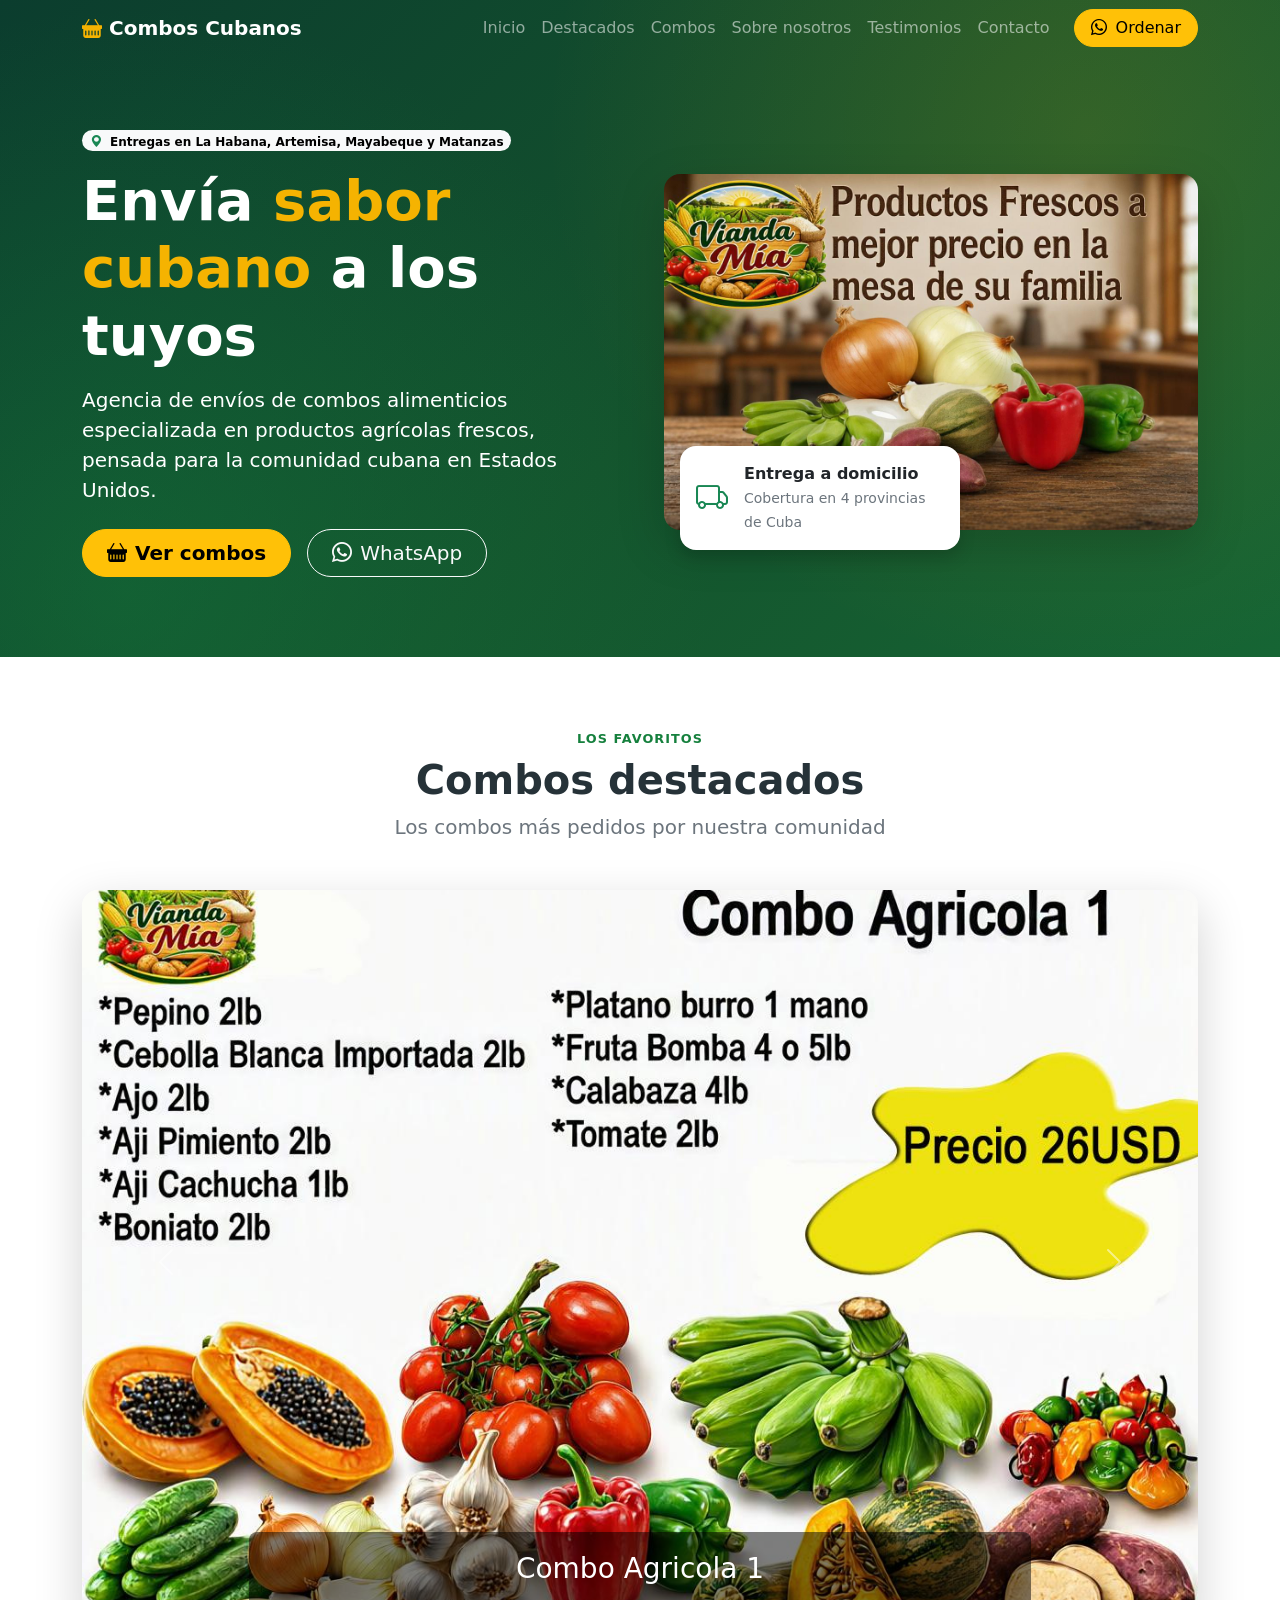
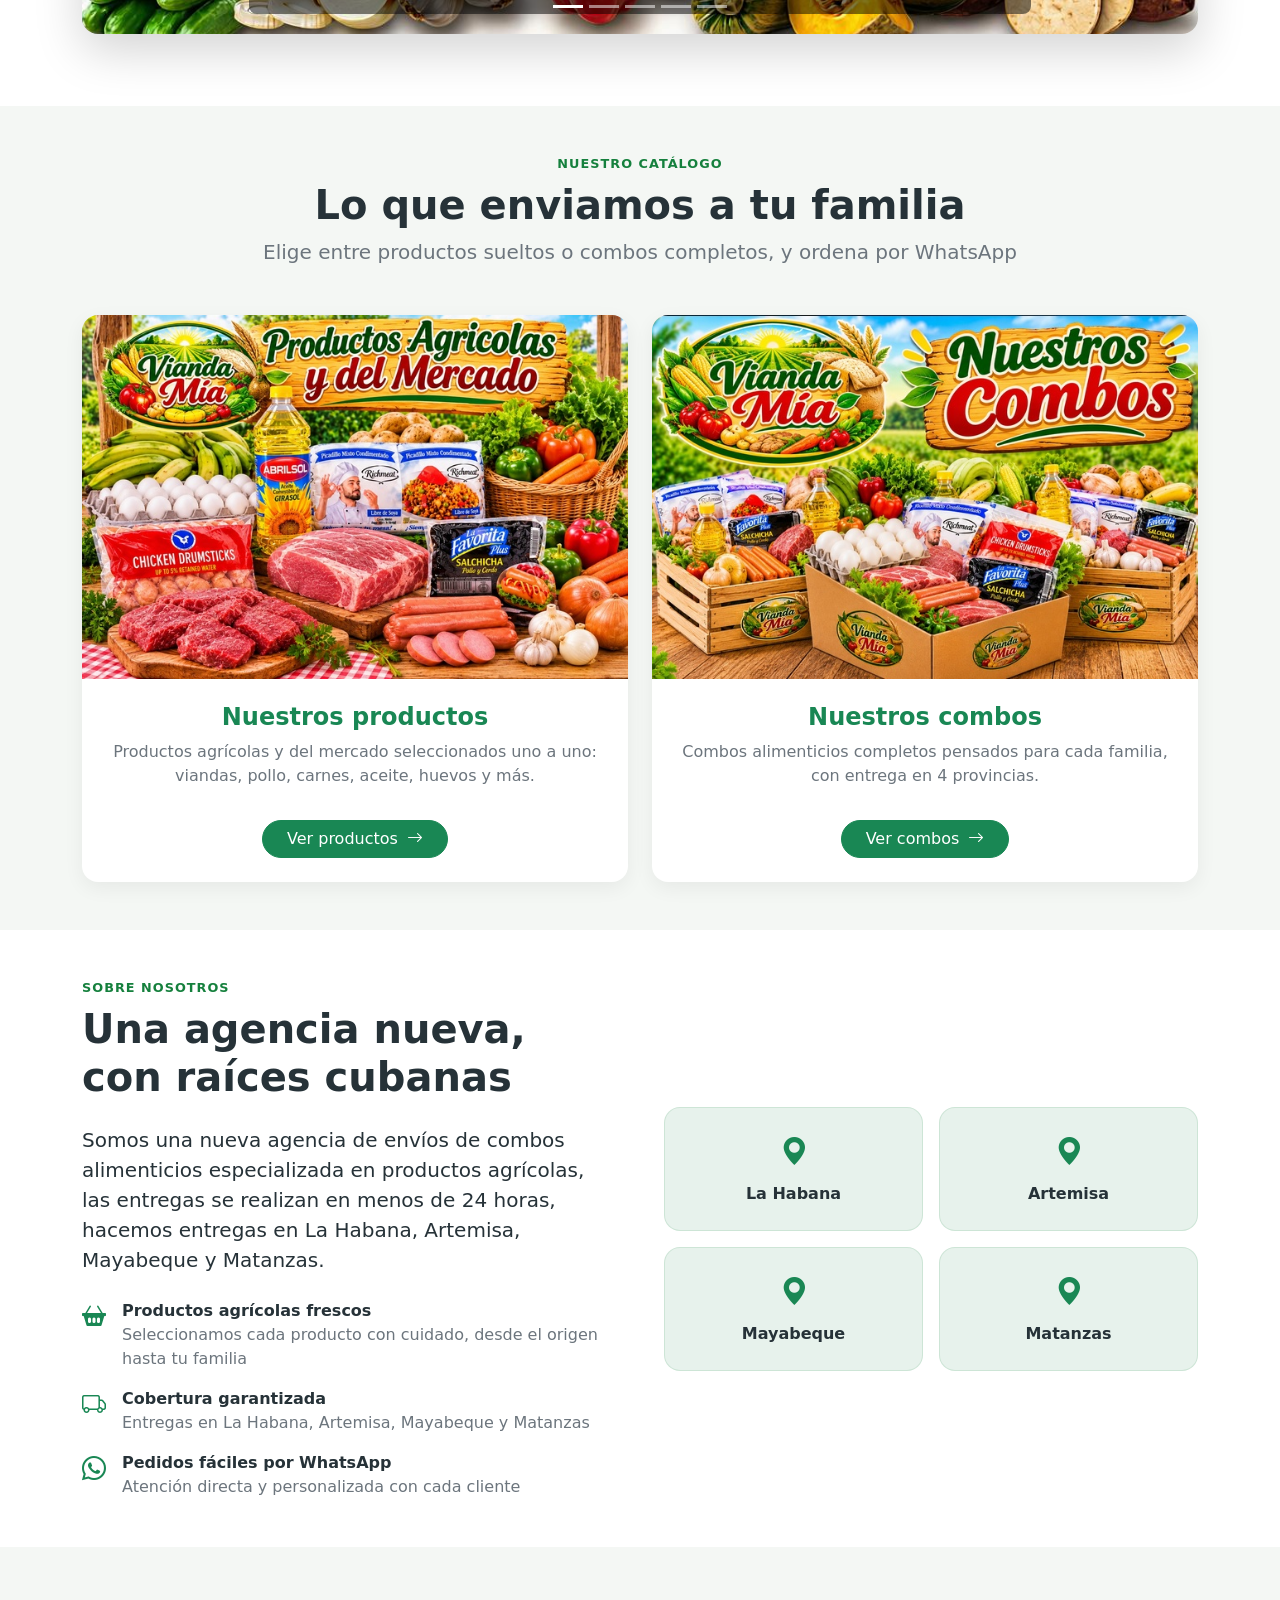
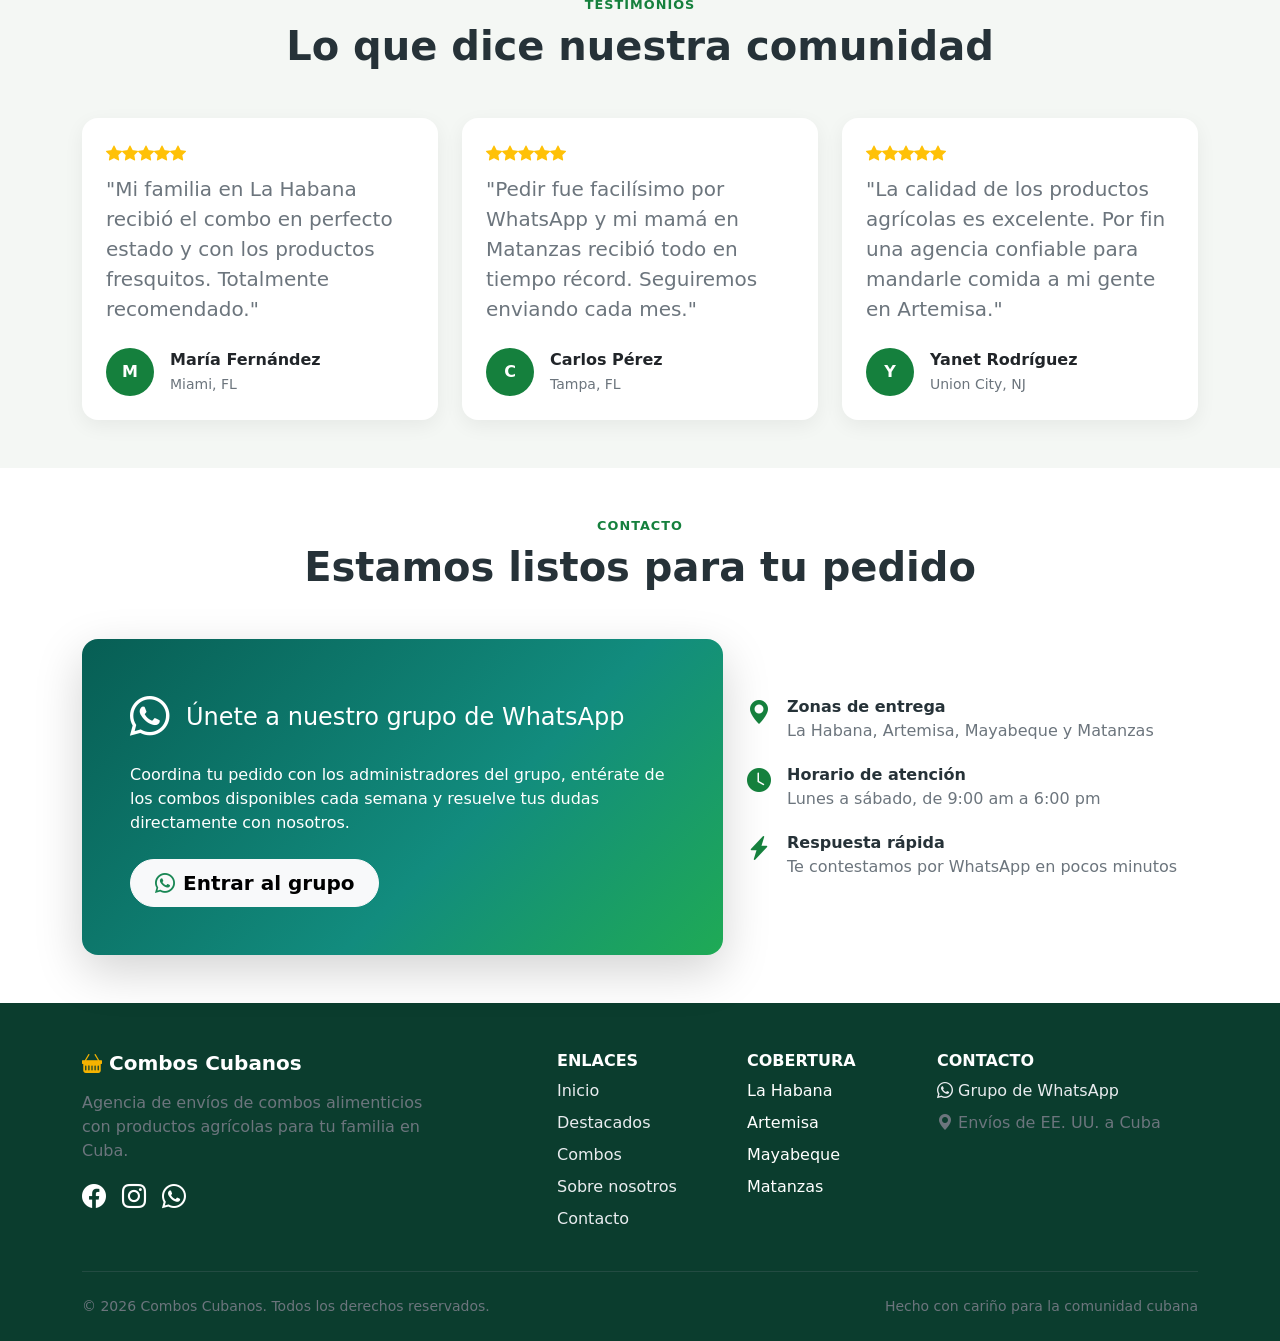
<file: index.html>
<!DOCTYPE html>
<html lang="es">
<head>
  <meta charset="UTF-8">
  <meta name="viewport" content="width=device-width, initial-scale=1">
  <meta name="description" content="Agencia de envíos de combos alimenticios con productos agrícolas frescos para Cuba. Entregas en La Habana, Artemisa, Mayabeque y Matanzas.">
  <title>Combos Cubanos | Envíos de combos alimenticios a Cuba</title>
  <link rel="icon" href="img/logo/favicon.ico">
  <link rel="apple-touch-icon" href="img/logo/apple-touch-icon.png">
  <link rel="canonical" href="https://usuario.github.io/comboscubanos/">
  <link rel="stylesheet" href="vendor/bootstrap/css/bootstrap.min.css">
  <link rel="stylesheet" href="vendor/bootstrap-icons/font/bootstrap-icons.min.css">
  <link rel="stylesheet" href="css/styles.css">
</head>
<body>

  <header>
    <nav class="navbar navbar-expand-lg navbar-dark cc-navbar fixed-top" id="menuPrincipalNav">
      <div class="container">
        <a class="navbar-brand fw-bold" href="#inicio">
          <i class="bi bi-basket-fill cc-brand-icon"></i> Combos Cubanos
        </a>
        <button class="navbar-toggler" type="button" data-bs-toggle="collapse" data-bs-target="#menuPrincipal" aria-controls="menuPrincipal" aria-expanded="false" aria-label="Abrir menú">
          <span class="navbar-toggler-icon"></span>
        </button>
        <div class="collapse navbar-collapse" id="menuPrincipal">
          <ul class="navbar-nav ms-auto mb-2 mb-lg-0">
            <li class="nav-item"><a class="nav-link" href="#inicio">Inicio</a></li>
            <li class="nav-item"><a class="nav-link" href="#destacados">Destacados</a></li>
            <li class="nav-item"><a class="nav-link" href="#combos">Combos</a></li>
            <li class="nav-item"><a class="nav-link" href="#nosotros">Sobre nosotros</a></li>
            <li class="nav-item"><a class="nav-link" href="#testimonios">Testimonios</a></li>
            <li class="nav-item"><a class="nav-link" href="#contacto">Contacto</a></li>
          </ul>
          <a href="https://chat.whatsapp.com/GHM9H9OSM0nDAymqvntUZW?s=cl&p=a&iam=2" class="btn btn-warning rounded-pill px-3 ms-lg-3 mt-2 mt-lg-0" target="_blank" rel="noopener">
            <i class="bi bi-whatsapp me-1"></i> Ordenar
          </a>
        </div>
      </div>
    </nav>
  </header>

  <main>
    <section id="inicio" class="cc-hero text-white">
      <div class="container">
        <div class="row align-items-center g-5">
          <div class="col-12 col-lg-6">
            <span class="badge rounded-pill text-bg-light cc-hero-badge mb-3">
              <i class="bi bi-geo-alt-fill text-success me-1"></i> Entregas en La Habana, Artemisa, Mayabeque y Matanzas
            </span>
            <h1 class="display-4 fw-bold mb-3">Envía <span class="cc-acento">sabor cubano</span> a los tuyos</h1>
            <p class="lead mb-4">Agencia de envíos de combos alimenticios especializada en productos agrícolas frescos, pensada para la comunidad cubana en Estados Unidos.</p>
            <div class="d-flex flex-wrap gap-3">
              <a href="#combos" class="btn btn-warning btn-lg rounded-pill px-4 fw-semibold">
                <i class="bi bi-basket-fill me-2"></i>Ver combos
              </a>
              <a href="https://chat.whatsapp.com/GHM9H9OSM0nDAymqvntUZW?s=cl&p=a&iam=2" class="btn btn-outline-light btn-lg rounded-pill px-4" target="_blank" rel="noopener">
                <i class="bi bi-whatsapp me-2"></i>WhatsApp
              </a>
            </div>
          </div>
          <div class="col-12 col-lg-6">
            <div class="cc-hero-imagen position-relative">
              <img src="img/hero/combo-4.jpg" class="img-fluid rounded-4 shadow-lg" alt="Combo de alimentos cubanos con productos agrícolas frescos">
              <div class="cc-tarjeta-flotante card border-0 shadow rounded-4">
                <div class="card-body d-flex align-items-center gap-3">
                  <i class="bi bi-truck fs-2 text-success"></i>
                  <div>
                    <strong class="d-block">Entrega a domicilio</strong>
                    <small class="text-secondary">Cobertura en 4 provincias de Cuba</small>
                  </div>
                </div>
              </div>
            </div>
          </div>
        </div>
      </div>
    </section>

    <section id="destacados" class="py-5">
      <div class="container py-lg-4">
        <div class="text-center mb-5">
          <span class="cc-etiqueta">Los favoritos</span>
          <h2 class="display-6 fw-bold">Combos destacados</h2>
          <p class="lead text-secondary mb-0">Los combos más pedidos por nuestra comunidad</p>
        </div>
        <div id="carouselDestacados" class="carousel slide carousel-fade cc-carrusel overflow-hidden shadow-lg" data-bs-ride="carousel">
          <div class="carousel-indicators">
            <button type="button" data-bs-target="#carouselDestacados" data-bs-slide-to="0" class="active" aria-current="true" aria-label="Combo Criollo"></button>
            <button type="button" data-bs-target="#carouselDestacados" data-bs-slide-to="1" aria-label="Combo Familiar"></button>
            <button type="button" data-bs-target="#carouselDestacados" data-bs-slide-to="2" aria-label="Combo Lechón Asado"></button>
            <button type="button" data-bs-target="#carouselDestacados" data-bs-slide-to="3" aria-label="Combo 10"></button>
            <button type="button" data-bs-target="#carouselDestacados" data-bs-slide-to="4" aria-label="Combo 11"></button>
          </div>
          <div class="carousel-inner">
            <div class="carousel-item active" data-bs-interval="5000">
              <img src="img/combos/combo-1-agro.jpg" class="d-block w-100" alt="Combo Criollo: ropa vieja, arroz blanco, frijoles negros y plátano maduro">
              <div class="carousel-caption d-none d-md-block">
                <h3>Combo Agricola 1</h3>
                
              </div>
            </div>
            <div class="carousel-item" data-bs-interval="5000">
              <img src="img/combos/combo-2-agro.jpg" class="d-block w-100" alt="Combo Familiar: picadillo a la habanera, congrí, yuca con mojo y ensalada">
              <div class="carousel-caption d-none d-md-block">
                <h3>Combo Agricola 2</h3>
                
              </div>
            </div>
            <div class="carousel-item" data-bs-interval="5000">
              <img src="img/combos/combo-3-agro.jpg" class="d-block w-100" alt="Combo Lechón Asado: lechón asado, arroz moros, tostones y ensalada criolla">
              <div class="carousel-caption d-none d-md-block">
                <h3>Combo Agricola 3</h3>

              </div>
            </div>
            <div class="carousel-item" data-bs-interval="5000">
              <img src="img/combos/combos mixtos/combo 10.jpg" class="d-block w-100" alt="Combo 10: paquete de pollo de 10 lb y pomo de aceite vegetal">
              <div class="carousel-caption d-none d-md-block">
                <h3>Combo 10</h3>
              </div>
            </div>
            <div class="carousel-item" data-bs-interval="5000">
              <img src="img/combos/combos mixtos/combo 11.jpg" class="d-block w-100" alt="Combo 11: cartón de huevos, aceite vegetal, picadillo condimentado y tubo de jamonada">
              <div class="carousel-caption d-none d-md-block">
                <h3>Combo 11</h3>
              </div>
            </div>
          </div>
          <button class="carousel-control-prev" type="button" data-bs-target="#carouselDestacados" data-bs-slide="prev">
            <span class="carousel-control-prev-icon" aria-hidden="true"></span>
            <span class="visually-hidden">Anterior</span>
          </button>
          <button class="carousel-control-next" type="button" data-bs-target="#carouselDestacados" data-bs-slide="next">
            <span class="carousel-control-next-icon" aria-hidden="true"></span>
            <span class="visually-hidden">Siguiente</span>
          </button>
        </div>
      </div>
    </section>

    <section id="combos" class="py-5 cc-fondo-suave">
      <div class="container">
        <div class="text-center mb-5">
          <span class="cc-etiqueta">Nuestro catálogo</span>
          <h2 class="display-6 fw-bold">Lo que enviamos a tu familia</h2>
          <p class="lead text-secondary mb-0">Elige entre productos sueltos o combos completos, y ordena por WhatsApp</p>
        </div>
        <div class="row g-4 justify-content-center">
          <div class="col-12 col-md-6">
            <a href="productos.html" class="card cc-card h-100 text-decoration-none reveal">
              <img src="img/combos/foto productos.jpg" class="card-img-top" alt="Productos agrícolas y del mercado para enviar a Cuba" loading="lazy">
              <div class="card-body text-center p-4">
                <h3 class="h4 fw-bold text-success">Nuestros productos</h3>
                <p class="text-secondary mb-0">Productos agrícolas y del mercado seleccionados uno a uno: viandas, pollo, carnes, aceite, huevos y más.</p>
              </div>
              <div class="card-footer bg-transparent border-0 text-center pb-4">
                <span class="btn btn-success rounded-pill px-4">Ver productos <i class="bi bi-arrow-right ms-1"></i></span>
              </div>
            </a>
          </div>
          <div class="col-12 col-md-6">
            <a href="combos.html" class="card cc-card h-100 text-decoration-none reveal">
              <img src="img/combos/foto combos.jpg" class="card-img-top" alt="Combos alimenticios Vianda Mía para enviar a Cuba" loading="lazy">
              <div class="card-body text-center p-4">
                <h3 class="h4 fw-bold text-success">Nuestros combos</h3>
                <p class="text-secondary mb-0">Combos alimenticios completos pensados para cada familia, con entrega en 4 provincias.</p>
              </div>
              <div class="card-footer bg-transparent border-0 text-center pb-4">
                <span class="btn btn-success rounded-pill px-4">Ver combos <i class="bi bi-arrow-right ms-1"></i></span>
              </div>
            </a>
          </div>
        </div>
      </div>
    </section>

    <section id="nosotros" class="py-5">
      <div class="container">
        <div class="row g-5 align-items-center">
          <div class="col-12 col-lg-6 reveal">
            <span class="cc-etiqueta">Sobre nosotros</span>
            <h2 class="display-6 fw-bold mb-4">Una agencia nueva, con raíces cubanas</h2>
            <p class="lead mb-4">Somos una nueva agencia de envíos de combos alimenticios especializada en productos agrícolas, las entregas se realizan en menos de 24 horas, 
              hacemos entregas en La Habana, Artemisa, Mayabeque y Matanzas.</p>
            <ul class="list-unstyled mb-0">
              <li class="d-flex gap-3 mb-3">
                <i class="bi bi-basket2-fill fs-4 text-success"></i>
                <div>
                  <strong class="d-block">Productos agrícolas frescos</strong>
                  <span class="text-secondary">Seleccionamos cada producto con cuidado, desde el origen hasta tu familia</span>
                </div>
              </li>
              <li class="d-flex gap-3 mb-3">
                <i class="bi bi-truck fs-4 text-success"></i>
                <div>
                  <strong class="d-block">Cobertura garantizada</strong>
                  <span class="text-secondary">Entregas en La Habana, Artemisa, Mayabeque y Matanzas</span>
                </div>
              </li>
              <li class="d-flex gap-3">
                <i class="bi bi-whatsapp fs-4 text-success"></i>
                <div>
                  <strong class="d-block">Pedidos fáciles por WhatsApp</strong>
                  <span class="text-secondary">Atención directa y personalizada con cada cliente</span>
                </div>
              </li>
            </ul>
          </div>
          <div class="col-12 col-lg-6">
            <div class="row g-3">
              <div class="col-6">
                <div class="cc-zona text-center p-4 h-100 reveal">
                  <i class="bi bi-geo-alt-fill fs-3 text-success"></i>
                  <strong class="d-block mt-2">La Habana</strong>
                </div>
              </div>
              <div class="col-6">
                <div class="cc-zona text-center p-4 h-100 reveal">
                  <i class="bi bi-geo-alt-fill fs-3 text-success"></i>
                  <strong class="d-block mt-2">Artemisa</strong>
                </div>
              </div>
              <div class="col-6">
                <div class="cc-zona text-center p-4 h-100 reveal">
                  <i class="bi bi-geo-alt-fill fs-3 text-success"></i>
                  <strong class="d-block mt-2">Mayabeque</strong>
                </div>
              </div>
              <div class="col-6">
                <div class="cc-zona text-center p-4 h-100 reveal">
                  <i class="bi bi-geo-alt-fill fs-3 text-success"></i>
                  <strong class="d-block mt-2">Matanzas</strong>
                </div>
              </div>
            </div>
          </div>
        </div>
      </div>
    </section>

    <section id="testimonios" class="py-5 cc-fondo-suave">
      <div class="container">
        <div class="text-center mb-5">
          <span class="cc-etiqueta">Testimonios</span>
          <h2 class="display-6 fw-bold">Lo que dice nuestra comunidad</h2>
        </div>
        <div class="row g-4">
          <div class="col-12 col-md-4">
            <figure class="card cc-testimonio h-100 border-0 rounded-4 p-4 m-0 reveal">
              <div class="text-warning mb-2" aria-label="Calificación: 5 de 5 estrellas">
                <i class="bi bi-star-fill"></i><i class="bi bi-star-fill"></i><i class="bi bi-star-fill"></i><i class="bi bi-star-fill"></i><i class="bi bi-star-fill"></i>
              </div>
              <blockquote class="blockquote mb-4">
                <p class="text-secondary">"Mi familia en La Habana recibió el combo en perfecto estado y con los productos fresquitos. Totalmente recomendado."</p>
              </blockquote>
              <figcaption class="d-flex align-items-center gap-3 mt-auto">
                <span class="cc-avatar rounded-circle d-flex align-items-center justify-content-center fw-bold">M</span>
                <div>
                  <strong class="d-block">María Fernández</strong>
                  <small class="text-secondary">Miami, FL</small>
                </div>
              </figcaption>
            </figure>
          </div>
          <div class="col-12 col-md-4">
            <figure class="card cc-testimonio h-100 border-0 rounded-4 p-4 m-0 reveal">
              <div class="text-warning mb-2" aria-label="Calificación: 5 de 5 estrellas">
                <i class="bi bi-star-fill"></i><i class="bi bi-star-fill"></i><i class="bi bi-star-fill"></i><i class="bi bi-star-fill"></i><i class="bi bi-star-fill"></i>
              </div>
              <blockquote class="blockquote mb-4">
                <p class="text-secondary">"Pedir fue facilísimo por WhatsApp y mi mamá en Matanzas recibió todo en tiempo récord. Seguiremos enviando cada mes."</p>
              </blockquote>
              <figcaption class="d-flex align-items-center gap-3 mt-auto">
                <span class="cc-avatar rounded-circle d-flex align-items-center justify-content-center fw-bold">C</span>
                <div>
                  <strong class="d-block">Carlos Pérez</strong>
                  <small class="text-secondary">Tampa, FL</small>
                </div>
              </figcaption>
            </figure>
          </div>
          <div class="col-12 col-md-4">
            <figure class="card cc-testimonio h-100 border-0 rounded-4 p-4 m-0 reveal">
              <div class="text-warning mb-2" aria-label="Calificación: 5 de 5 estrellas">
                <i class="bi bi-star-fill"></i><i class="bi bi-star-fill"></i><i class="bi bi-star-fill"></i><i class="bi bi-star-fill"></i><i class="bi bi-star-fill"></i>
              </div>
              <blockquote class="blockquote mb-4">
                <p class="text-secondary">"La calidad de los productos agrícolas es excelente. Por fin una agencia confiable para mandarle comida a mi gente en Artemisa."</p>
              </blockquote>
              <figcaption class="d-flex align-items-center gap-3 mt-auto">
                <span class="cc-avatar rounded-circle d-flex align-items-center justify-content-center fw-bold">Y</span>
                <div>
                  <strong class="d-block">Yanet Rodríguez</strong>
                  <small class="text-secondary">Union City, NJ</small>
                </div>
              </figcaption>
            </figure>
          </div>
        </div>
      </div>
    </section>

    <section id="contacto" class="py-5">
      <div class="container">
        <div class="text-center mb-5">
          <span class="cc-etiqueta">Contacto</span>
          <h2 class="display-6 fw-bold">Estamos listos para tu pedido</h2>
        </div>
        <div class="row g-4 align-items-center">
          <div class="col-12 col-lg-7 reveal">
            <div class="cc-whatsapp card border-0 rounded-4 shadow-lg p-4 p-lg-5 text-white">
              <div class="d-flex align-items-center gap-3 mb-3">
                <i class="bi bi-whatsapp fs-1"></i>
                <h3 class="h4 mb-0">Únete a nuestro grupo de WhatsApp</h3>
              </div>
              <p class="mb-4">Coordina tu pedido con los administradores del grupo, entérate de los combos disponibles cada semana y resuelve tus dudas directamente con nosotros.</p>
              <a href="https://chat.whatsapp.com/GHM9H9OSM0nDAymqvntUZW?s=cl&p=a&iam=2" class="btn btn-light btn-lg rounded-pill px-4 fw-semibold align-self-start" target="_blank" rel="noopener">
                <i class="bi bi-whatsapp text-success me-2"></i>Entrar al grupo
              </a>
            </div>
          </div>
          <div class="col-12 col-lg-5 reveal">
            <ul class="list-unstyled cc-info-contacto mb-0">
              <li class="d-flex gap-3">
                <i class="bi bi-geo-alt-fill fs-4"></i>
                <div>
                  <strong class="d-block">Zonas de entrega</strong>
                  <span class="text-secondary">La Habana, Artemisa, Mayabeque y Matanzas</span>
                </div>
              </li>
              <li class="d-flex gap-3">
                <i class="bi bi-clock-fill fs-4"></i>
                <div>
                  <strong class="d-block">Horario de atención</strong>
                  <span class="text-secondary">Lunes a sábado, de 9:00 am a 6:00 pm</span>
                </div>
              </li>
              <li class="d-flex gap-3">
                <i class="bi bi-lightning-charge-fill fs-4"></i>
                <div>
                  <strong class="d-block">Respuesta rápida</strong>
                  <span class="text-secondary">Te contestamos por WhatsApp en pocos minutos</span>
                </div>
              </li>
            </ul>
          </div>
        </div>
      </div>
    </section>
  </main>

  <footer class="cc-footer text-white pt-5 pb-4">
    <div class="container">
      <div class="row gy-4">
        <div class="col-12 col-md-6 col-lg-4">
          <a class="h5 fw-bold text-white text-decoration-none d-inline-block mb-3" href="#inicio">
            <i class="bi bi-basket-fill cc-brand-icon"></i> Combos Cubanos
          </a>
          <p class="text-secondary mb-3">Agencia de envíos de combos alimenticios con productos agrícolas para tu familia en Cuba.</p>
          <div class="d-flex gap-3 fs-4">
            <a href="#" class="text-white" aria-label="Facebook"><i class="bi bi-facebook"></i></a>
            <a href="#" class="text-white" aria-label="Instagram"><i class="bi bi-instagram"></i></a>
            <a href="https://chat.whatsapp.com/GHM9H9OSM0nDAymqvntUZW?s=cl&p=a&iam=2" class="text-white" aria-label="WhatsApp" target="_blank" rel="noopener"><i class="bi bi-whatsapp"></i></a>
          </div>
        </div>
        <div class="col-6 col-lg-2 offset-lg-1">
          <h3 class="h6 text-uppercase fw-bold">Enlaces</h3>
          <ul class="list-unstyled">
            <li class="mb-2"><a class="text-decoration-none" href="#inicio">Inicio</a></li>
            <li class="mb-2"><a class="text-decoration-none" href="#destacados">Destacados</a></li>
            <li class="mb-2"><a class="text-decoration-none" href="#combos">Combos</a></li>
            <li class="mb-2"><a class="text-decoration-none" href="#nosotros">Sobre nosotros</a></li>
            <li class="mb-2"><a class="text-decoration-none" href="#contacto">Contacto</a></li>
          </ul>
        </div>
        <div class="col-6 col-lg-2">
          <h3 class="h6 text-uppercase fw-bold">Cobertura</h3>
          <ul class="list-unstyled">
            <li class="mb-2">La Habana</li>
            <li class="mb-2">Artemisa</li>
            <li class="mb-2">Mayabeque</li>
            <li class="mb-2">Matanzas</li>
          </ul>
        </div>
        <div class="col-12 col-md-6 col-lg-3">
          <h3 class="h6 text-uppercase fw-bold">Contacto</h3>
          <ul class="list-unstyled">
            <li class="mb-2"><a class="text-decoration-none" href="https://chat.whatsapp.com/GHM9H9OSM0nDAymqvntUZW?s=cl&p=a&iam=2" target="_blank" rel="noopener"><i class="bi bi-whatsapp"></i> Grupo de WhatsApp</a></li>
            <li class="mb-2 text-secondary"><i class="bi bi-geo-alt-fill"></i> Envíos de EE. UU. a Cuba</li>
          </ul>
        </div>
      </div>
      <hr class="border-secondary my-4">
      <div class="d-flex flex-column flex-md-row justify-content-between gap-2 small text-secondary">
        <p class="mb-0">&copy; 2026 Combos Cubanos. Todos los derechos reservados.</p>
        <p class="mb-0">Hecho con cariño para la comunidad cubana</p>
      </div>
    </div>
  </footer>

  <button id="btnSubir" class="btn btn-success rounded-circle shadow" aria-label="Volver arriba">
    <i class="bi bi-arrow-up"></i>
  </button>

  <script src="vendor/bootstrap/js/bootstrap.bundle.min.js"></script>
  <script defer src="js/main.js"></script>
</body>
</html>
</file>
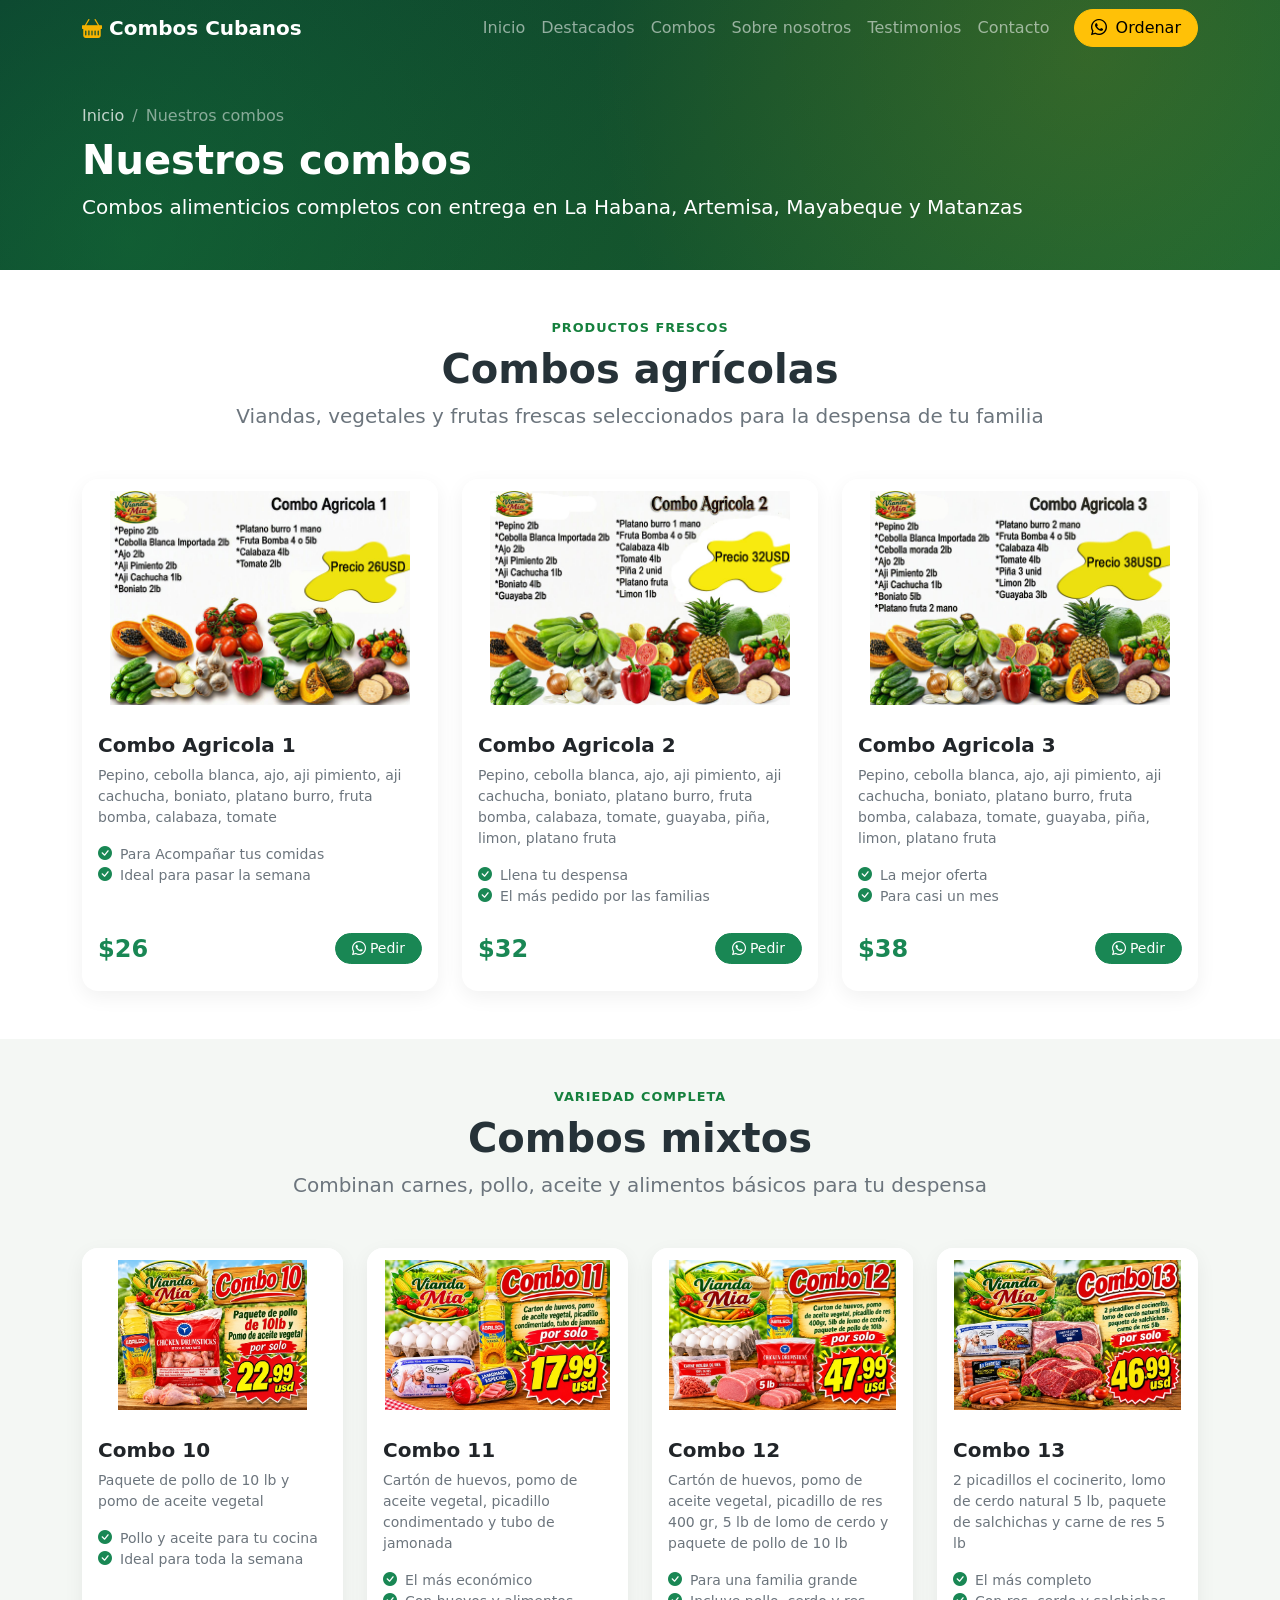
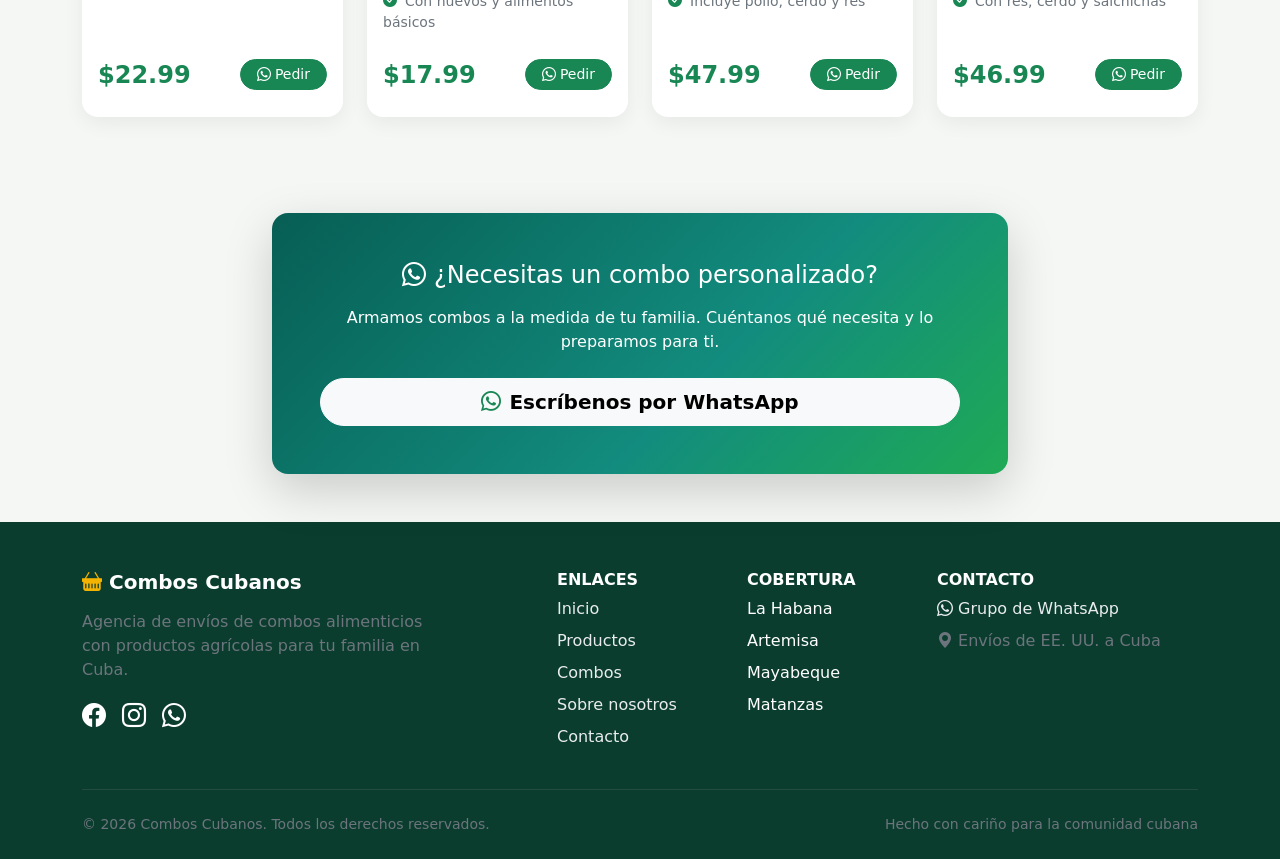
<file: combos.html>
<!DOCTYPE html>
<html lang="es">
<head>
  <meta charset="UTF-8">
  <meta name="viewport" content="width=device-width, initial-scale=1">
  <meta name="description" content="Combos alimenticios completos para tu familia en Cuba: Combo Criollo, Combo Familiar y Combo Lechón Asado. Entregas en La Habana, Artemisa, Mayabeque y Matanzas.">
  <title>Nuestros combos | Combos Cubanos</title>
  <link rel="icon" href="img/logo/favicon.ico">
  <link rel="apple-touch-icon" href="img/logo/apple-touch-icon.png">
  <link rel="canonical" href="https://usuario.github.io/comboscubanos/combos.html">
  <link rel="stylesheet" href="vendor/bootstrap/css/bootstrap.min.css">
  <link rel="stylesheet" href="vendor/bootstrap-icons/font/bootstrap-icons.min.css">
  <link rel="stylesheet" href="css/styles.css">
</head>
<body>

  <header>
    <nav class="navbar navbar-expand-lg navbar-dark cc-navbar fixed-top" id="menuPrincipalNav">
      <div class="container">
        <a class="navbar-brand fw-bold" href="index.html">
          <i class="bi bi-basket-fill cc-brand-icon"></i> Combos Cubanos
        </a>
        <button class="navbar-toggler" type="button" data-bs-toggle="collapse" data-bs-target="#menuPrincipal" aria-controls="menuPrincipal" aria-expanded="false" aria-label="Abrir menú">
          <span class="navbar-toggler-icon"></span>
        </button>
        <div class="collapse navbar-collapse" id="menuPrincipal">
          <ul class="navbar-nav ms-auto mb-2 mb-lg-0">
            <li class="nav-item"><a class="nav-link" href="index.html#inicio">Inicio</a></li>
            <li class="nav-item"><a class="nav-link" href="index.html#destacados">Destacados</a></li>
            <li class="nav-item"><a class="nav-link" href="index.html#combos">Combos</a></li>
            <li class="nav-item"><a class="nav-link" href="index.html#nosotros">Sobre nosotros</a></li>
            <li class="nav-item"><a class="nav-link" href="index.html#testimonios">Testimonios</a></li>
            <li class="nav-item"><a class="nav-link" href="index.html#contacto">Contacto</a></li>
          </ul>
          <a href="https://chat.whatsapp.com/GHM9H9OSM0nDAymqvntUZW?s=cl&p=a&iam=2" class="btn btn-warning rounded-pill px-3 ms-lg-3 mt-2 mt-lg-0" target="_blank" rel="noopener">
            <i class="bi bi-whatsapp me-1"></i> Ordenar
          </a>
        </div>
      </div>
    </nav>
  </header>

  <main>
    <section class="cc-page-header text-white">
      <div class="container">
        <nav aria-label="breadcrumb">
          <ol class="breadcrumb mb-2">
            <li class="breadcrumb-item"><a class="text-decoration-none" href="index.html">Inicio</a></li>
            <li class="breadcrumb-item active text-white-50" aria-current="page">Nuestros combos</li>
          </ol>
        </nav>
        <h1 class="display-6 fw-bold">Nuestros combos</h1>
        <p class="lead mb-0">Combos alimenticios completos con entrega en La Habana, Artemisa, Mayabeque y Matanzas</p>
      </div>
    </section>

    <section class="py-5">
      <div class="container">
        <div class="text-center mb-5">
          <span class="cc-etiqueta">Productos frescos</span>
          <h2 class="display-6 fw-bold">Combos agrícolas</h2>
          <p class="lead text-secondary mb-0">Viandas, vegetales y frutas frescas seleccionados para la despensa de tu familia</p>
        </div>
        <div class="row g-4">
          <div class="col-12 col-md-6 col-lg-4">
            <article class="card cc-card h-100 reveal">
              <img src="img/combos/combo-1-agro.jpg" class="cc-combo-foto" alt="Combo Criollo con ropa vieja, arroz blanco, frijoles negros y plátano maduro" loading="lazy">
              <div class="card-body">
                <h2 class="h5 fw-bold mb-2">Combo Agricola 1</h2>
                <p class="card-text small text-secondary">Pepino, cebolla blanca, ajo, aji pimiento, aji cachucha, boniato, platano burro, fruta bomba, calabaza, tomate</p>
                <ul class="list-unstyled small text-secondary mb-0">
                  <li><i class="bi bi-check-circle-fill text-success me-2"></i>Para Acompañar tus comidas</li>
                  <li><i class="bi bi-check-circle-fill text-success me-2"></i>Ideal para pasar la semana</li>
                </ul>
              </div>
              <div class="card-footer bg-transparent border-0 d-flex align-items-center justify-content-between pb-4">
                <span class="fs-4 fw-bold text-success">$26</span>
                <a href="https://chat.whatsapp.com/GHM9H9OSM0nDAymqvntUZW?s=cl&p=a&iam=2" class="btn btn-success btn-sm rounded-pill px-3" target="_blank" rel="noopener"><i class="bi bi-whatsapp me-1"></i>Pedir</a>
              </div>
            </article>
          </div>
          <div class="col-12 col-md-6 col-lg-4">
            <article class="card cc-card h-100 reveal">
              <img src="img/combos/combo-2-agro.jpg" class="cc-combo-foto" alt="Combo Familiar con picadillo a la habanera, congrí, yuca con mojo y ensalada" loading="lazy">
              <div class="card-body">
                <h2 class="h5 fw-bold mb-2">Combo Agricola 2</h2>
                <p class="card-text small text-secondary">Pepino, cebolla blanca, ajo, aji pimiento, aji cachucha, boniato, platano burro, fruta bomba, calabaza, tomate, guayaba, piña, limon, platano fruta</p>
                <ul class="list-unstyled small text-secondary mb-0">
                  <li><i class="bi bi-check-circle-fill text-success me-2"></i>Llena tu despensa</li>
                  <li><i class="bi bi-check-circle-fill text-success me-2"></i>El más pedido por las familias</li>
                </ul>
              </div>
              <div class="card-footer bg-transparent border-0 d-flex align-items-center justify-content-between pb-4">
                <span class="fs-4 fw-bold text-success">$32</span>
                <a href="https://chat.whatsapp.com/GHM9H9OSM0nDAymqvntUZW?s=cl&p=a&iam=2" class="btn btn-success btn-sm rounded-pill px-3" target="_blank" rel="noopener"><i class="bi bi-whatsapp me-1"></i>Pedir</a>
              </div>
            </article>
          </div>
          <div class="col-12 col-md-6 col-lg-4">
            <article class="card cc-card h-100 reveal">
              <img src="img/combos/combo-3-agro.jpg" class="cc-combo-foto" alt="Combo Lechón Asado con arroz moros, tostones y ensalada criolla" loading="lazy">
              <div class="card-body">
                <h2 class="h5 fw-bold mb-2">Combo Agricola 3</h2>
                <p class="card-text small text-secondary">Pepino, cebolla blanca, ajo, aji pimiento, aji cachucha, boniato, platano burro, fruta bomba, calabaza, tomate,  guayaba, piña, limon, platano fruta</p>
                <ul class="list-unstyled small text-secondary mb-0">
                  <li><i class="bi bi-check-circle-fill text-success me-2"></i>La mejor oferta</li>
                  <li><i class="bi bi-check-circle-fill text-success me-2"></i>Para casi un mes</li>
                </ul>
              </div>
              <div class="card-footer bg-transparent border-0 d-flex align-items-center justify-content-between pb-4">
                <span class="fs-4 fw-bold text-success">$38</span>
                <a href="https://chat.whatsapp.com/GHM9H9OSM0nDAymqvntUZW?s=cl&p=a&iam=2" class="btn btn-success btn-sm rounded-pill px-3" target="_blank" rel="noopener"><i class="bi bi-whatsapp me-1"></i>Pedir</a>
              </div>
            </article>
          </div>
        </div>
      </div>
    </section>

    <section class="py-5 cc-fondo-suave">
      <div class="container">
        <div class="text-center mb-5">
          <span class="cc-etiqueta">Variedad completa</span>
          <h2 class="display-6 fw-bold">Combos mixtos</h2>
          <p class="lead text-secondary mb-0">Combinan carnes, pollo, aceite y alimentos básicos para tu despensa</p>
        </div>
        <div class="row g-4">
          <div class="col-12 col-md-6 col-lg-3">
            <article class="card cc-card h-100 reveal">
              <img src="img/combos/combos mixtos/combo 10.jpg" class="cc-combo-foto" alt="Combo 10 con paquete de pollo de 10 lb y pomo de aceite vegetal" loading="lazy">
              <div class="card-body">
                <h2 class="h5 fw-bold mb-2">Combo 10</h2>
                <p class="card-text small text-secondary">Paquete de pollo de 10 lb y pomo de aceite vegetal</p>
                <ul class="list-unstyled small text-secondary mb-0">
                  <li><i class="bi bi-check-circle-fill text-success me-2"></i>Pollo y aceite para tu cocina</li>
                  <li><i class="bi bi-check-circle-fill text-success me-2"></i>Ideal para toda la semana</li>
                </ul>
              </div>
              <div class="card-footer bg-transparent border-0 d-flex align-items-center justify-content-between pb-4">
                <span class="fs-4 fw-bold text-success">$22.99</span>
                <a href="https://chat.whatsapp.com/GHM9H9OSM0nDAymqvntUZW?s=cl&p=a&iam=2" class="btn btn-success btn-sm rounded-pill px-3" target="_blank" rel="noopener"><i class="bi bi-whatsapp me-1"></i>Pedir</a>
              </div>
            </article>
          </div>
          <div class="col-12 col-md-6 col-lg-3">
            <article class="card cc-card h-100 reveal">
              <img src="img/combos/combos mixtos/combo 11.jpg" class="cc-combo-foto" alt="Combo 11 con cartón de huevos, aceite vegetal, picadillo condimentado y tubo de jamonada" loading="lazy">
              <div class="card-body">
                <h2 class="h5 fw-bold mb-2">Combo 11</h2>
                <p class="card-text small text-secondary">Cartón de huevos, pomo de aceite vegetal, picadillo condimentado y tubo de jamonada</p>
                <ul class="list-unstyled small text-secondary mb-0">
                  <li><i class="bi bi-check-circle-fill text-success me-2"></i>El más económico</li>
                  <li><i class="bi bi-check-circle-fill text-success me-2"></i>Con huevos y alimentos básicos</li>
                </ul>
              </div>
              <div class="card-footer bg-transparent border-0 d-flex align-items-center justify-content-between pb-4">
                <span class="fs-4 fw-bold text-success">$17.99</span>
                <a href="https://chat.whatsapp.com/GHM9H9OSM0nDAymqvntUZW?s=cl&p=a&iam=2" class="btn btn-success btn-sm rounded-pill px-3" target="_blank" rel="noopener"><i class="bi bi-whatsapp me-1"></i>Pedir</a>
              </div>
            </article>
          </div>
          <div class="col-12 col-md-6 col-lg-3">
            <article class="card cc-card h-100 reveal">
              <img src="img/combos/combos mixtos/combo 12.jpg" class="cc-combo-foto" alt="Combo 12 con huevos, aceite vegetal, picadillo de res, lomo de cerdo y pollo de 10 lb" loading="lazy">
              <div class="card-body">
                <h2 class="h5 fw-bold mb-2">Combo 12</h2>
                <p class="card-text small text-secondary">Cartón de huevos, pomo de aceite vegetal, picadillo de res 400 gr, 5 lb de lomo de cerdo y paquete de pollo de 10 lb</p>
                <ul class="list-unstyled small text-secondary mb-0">
                  <li><i class="bi bi-check-circle-fill text-success me-2"></i>Para una familia grande</li>
                  <li><i class="bi bi-check-circle-fill text-success me-2"></i>Incluye pollo, cerdo y res</li>
                </ul>
              </div>
              <div class="card-footer bg-transparent border-0 d-flex align-items-center justify-content-between pb-4">
                <span class="fs-4 fw-bold text-success">$47.99</span>
                <a href="https://chat.whatsapp.com/GHM9H9OSM0nDAymqvntUZW?s=cl&p=a&iam=2" class="btn btn-success btn-sm rounded-pill px-3" target="_blank" rel="noopener"><i class="bi bi-whatsapp me-1"></i>Pedir</a>
              </div>
            </article>
          </div>
          <div class="col-12 col-md-6 col-lg-3">
            <article class="card cc-card h-100 reveal">
              <img src="img/combos/combos mixtos/combo 13.jpg" class="cc-combo-foto" alt="Combo 13 con 2 picadillos el cocinerito, lomo de cerdo, salchichas y carne de res" loading="lazy">
              <div class="card-body">
                <h2 class="h5 fw-bold mb-2">Combo 13</h2>
                <p class="card-text small text-secondary">2 picadillos el cocinerito, lomo de cerdo natural 5 lb, paquete de salchichas y carne de res 5 lb</p>
                <ul class="list-unstyled small text-secondary mb-0">
                  <li><i class="bi bi-check-circle-fill text-success me-2"></i>El más completo</li>
                  <li><i class="bi bi-check-circle-fill text-success me-2"></i>Con res, cerdo y salchichas</li>
                </ul>
              </div>
              <div class="card-footer bg-transparent border-0 d-flex align-items-center justify-content-between pb-4">
                <span class="fs-4 fw-bold text-success">$46.99</span>
                <a href="https://chat.whatsapp.com/GHM9H9OSM0nDAymqvntUZW?s=cl&p=a&iam=2" class="btn btn-success btn-sm rounded-pill px-3" target="_blank" rel="noopener"><i class="bi bi-whatsapp me-1"></i>Pedir</a>
              </div>
            </article>
          </div>
        </div>
      </div>
    </section>

    <section class="py-5 cc-fondo-suave">
      <div class="container">
        <div class="row justify-content-center">
          <div class="col-12 col-lg-8">
            <div class="cc-whatsapp card border-0 rounded-4 shadow-lg p-4 p-lg-5 text-white text-center reveal">
              <h2 class="h4 mb-3"><i class="bi bi-whatsapp me-2"></i>¿Necesitas un combo personalizado?</h2>
              <p class="mb-4">Armamos combos a la medida de tu familia. Cuéntanos qué necesita y lo preparamos para ti.</p>
              <a href="https://chat.whatsapp.com/GHM9H9OSM0nDAymqvntUZW?s=cl&p=a&iam=2" class="btn btn-light btn-lg rounded-pill px-4 fw-semibold" target="_blank" rel="noopener">
                <i class="bi bi-whatsapp text-success me-2"></i>Escríbenos por WhatsApp
              </a>
            </div>
          </div>
        </div>
      </div>
    </section>
  </main>

  <footer class="cc-footer text-white pt-5 pb-4">
    <div class="container">
      <div class="row gy-4">
        <div class="col-12 col-md-6 col-lg-4">
          <a class="h5 fw-bold text-white text-decoration-none d-inline-block mb-3" href="index.html">
            <i class="bi bi-basket-fill cc-brand-icon"></i> Combos Cubanos
          </a>
          <p class="text-secondary mb-3">Agencia de envíos de combos alimenticios con productos agrícolas para tu familia en Cuba.</p>
          <div class="d-flex gap-3 fs-4">
            <a href="#" class="text-white" aria-label="Facebook"><i class="bi bi-facebook"></i></a>
            <a href="#" class="text-white" aria-label="Instagram"><i class="bi bi-instagram"></i></a>
            <a href="https://chat.whatsapp.com/GHM9H9OSM0nDAymqvntUZW?s=cl&p=a&iam=2" class="text-white" aria-label="WhatsApp" target="_blank" rel="noopener"><i class="bi bi-whatsapp"></i></a>
          </div>
        </div>
        <div class="col-6 col-lg-2 offset-lg-1">
          <h3 class="h6 text-uppercase fw-bold">Enlaces</h3>
          <ul class="list-unstyled">
            <li class="mb-2"><a class="text-decoration-none" href="index.html#inicio">Inicio</a></li>
            <li class="mb-2"><a class="text-decoration-none" href="productos.html">Productos</a></li>
            <li class="mb-2"><a class="text-decoration-none" href="combos.html">Combos</a></li>
            <li class="mb-2"><a class="text-decoration-none" href="index.html#nosotros">Sobre nosotros</a></li>
            <li class="mb-2"><a class="text-decoration-none" href="index.html#contacto">Contacto</a></li>
          </ul>
        </div>
        <div class="col-6 col-lg-2">
          <h3 class="h6 text-uppercase fw-bold">Cobertura</h3>
          <ul class="list-unstyled">
            <li class="mb-2">La Habana</li>
            <li class="mb-2">Artemisa</li>
            <li class="mb-2">Mayabeque</li>
            <li class="mb-2">Matanzas</li>
          </ul>
        </div>
        <div class="col-12 col-md-6 col-lg-3">
          <h3 class="h6 text-uppercase fw-bold">Contacto</h3>
          <ul class="list-unstyled">
            <li class="mb-2"><a class="text-decoration-none" href="https://chat.whatsapp.com/GHM9H9OSM0nDAymqvntUZW?s=cl&p=a&iam=2" target="_blank" rel="noopener"><i class="bi bi-whatsapp"></i> Grupo de WhatsApp</a></li>
            <li class="mb-2 text-secondary"><i class="bi bi-geo-alt-fill"></i> Envíos de EE. UU. a Cuba</li>
          </ul>
        </div>
      </div>
      <hr class="border-secondary my-4">
      <div class="d-flex flex-column flex-md-row justify-content-between gap-2 small text-secondary">
        <p class="mb-0">&copy; 2026 Combos Cubanos. Todos los derechos reservados.</p>
        <p class="mb-0">Hecho con cariño para la comunidad cubana</p>
      </div>
    </div>
  </footer>

  <button id="btnSubir" class="btn btn-success rounded-circle shadow" aria-label="Volver arriba">
    <i class="bi bi-arrow-up"></i>
  </button>

  <script src="vendor/bootstrap/js/bootstrap.bundle.min.js"></script>
  <script defer src="js/main.js"></script>
</body>
</html>
</file>
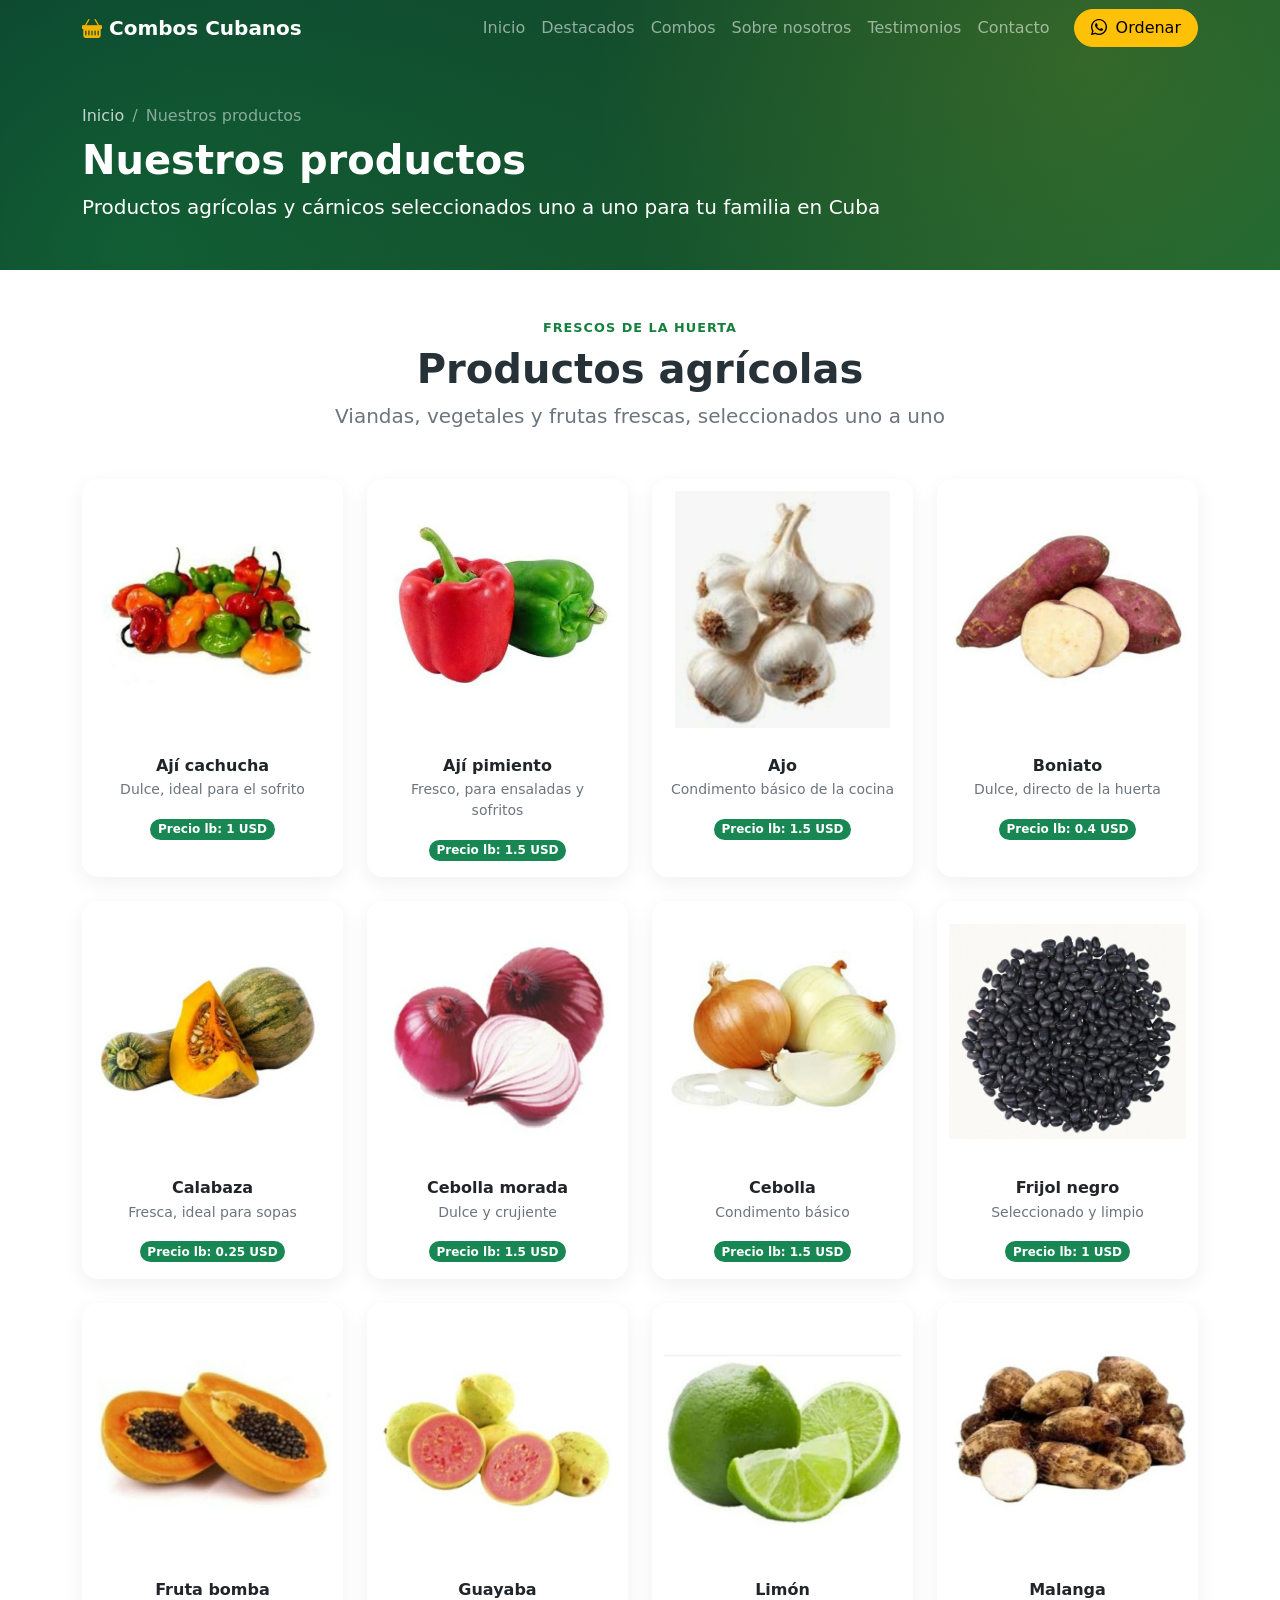
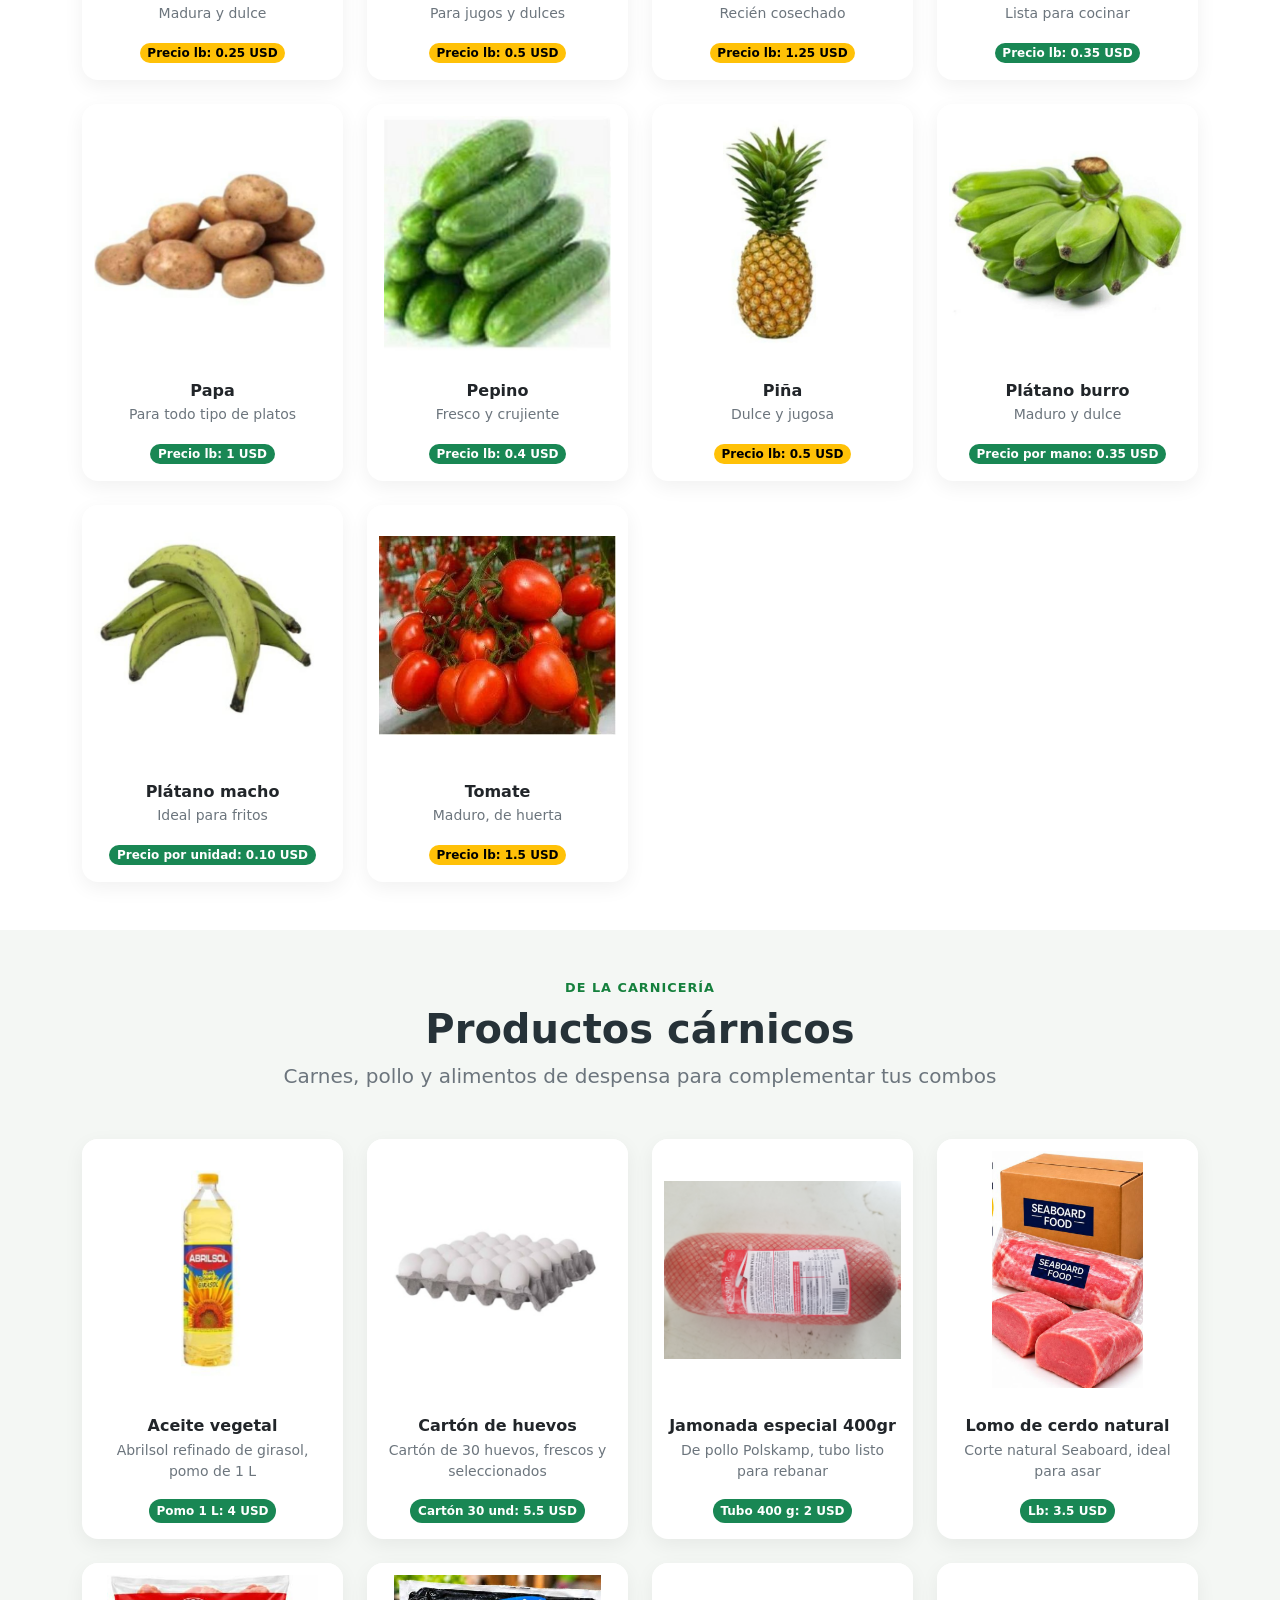
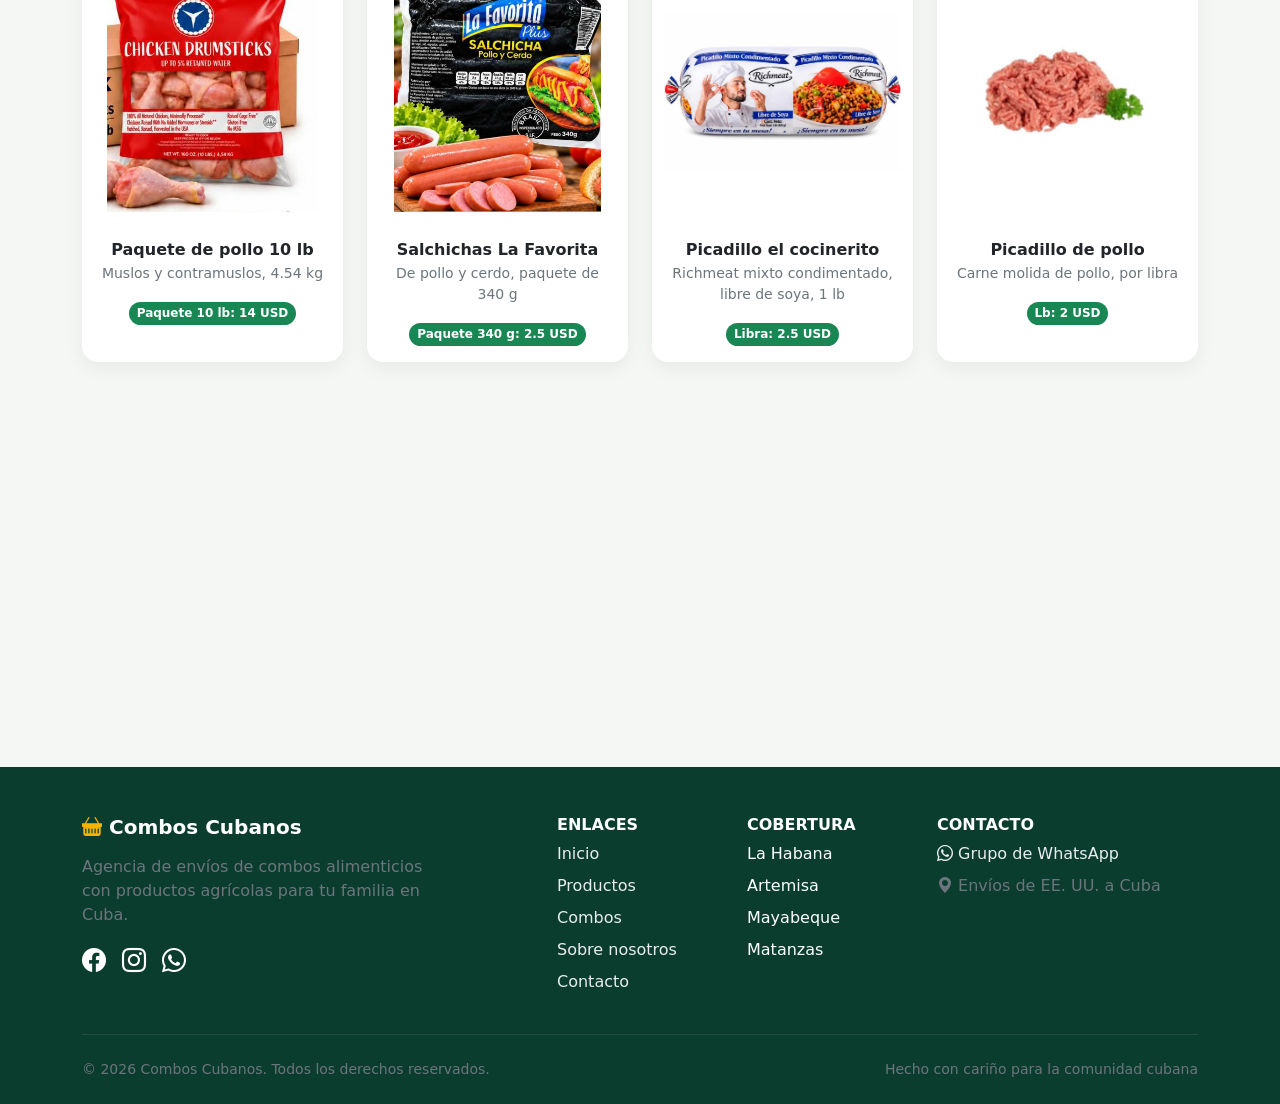
<file: productos.html>
<!DOCTYPE html>
<html lang="es">
<head>
  <meta charset="UTF-8">
  <meta name="viewport" content="width=device-width, initial-scale=1">
  <meta name="description" content="Productos agrícolas y cárnicos para enviar a tu familia en Cuba: viandas, pollo, carnes, aceite, huevos y más. Entregas en La Habana, Artemisa, Mayabeque y Matanzas.">
  <title>Nuestros productos | Combos Cubanos</title>
  <link rel="icon" href="img/logo/favicon.ico">
  <link rel="apple-touch-icon" href="img/logo/apple-touch-icon.png">
  <link rel="canonical" href="https://usuario.github.io/comboscubanos/productos.html">
  <link rel="stylesheet" href="vendor/bootstrap/css/bootstrap.min.css">
  <link rel="stylesheet" href="vendor/bootstrap-icons/font/bootstrap-icons.min.css">
  <link rel="stylesheet" href="css/styles.css">
</head>
<body>

  <header>
    <nav class="navbar navbar-expand-lg navbar-dark cc-navbar fixed-top" id="menuPrincipalNav">
      <div class="container">
        <a class="navbar-brand fw-bold" href="index.html">
          <i class="bi bi-basket-fill cc-brand-icon"></i> Combos Cubanos
        </a>
        <button class="navbar-toggler" type="button" data-bs-toggle="collapse" data-bs-target="#menuPrincipal" aria-controls="menuPrincipal" aria-expanded="false" aria-label="Abrir menú">
          <span class="navbar-toggler-icon"></span>
        </button>
        <div class="collapse navbar-collapse" id="menuPrincipal">
          <ul class="navbar-nav ms-auto mb-2 mb-lg-0">
            <li class="nav-item"><a class="nav-link" href="index.html#inicio">Inicio</a></li>
            <li class="nav-item"><a class="nav-link" href="index.html#destacados">Destacados</a></li>
            <li class="nav-item"><a class="nav-link" href="index.html#combos">Combos</a></li>
            <li class="nav-item"><a class="nav-link" href="index.html#nosotros">Sobre nosotros</a></li>
            <li class="nav-item"><a class="nav-link" href="index.html#testimonios">Testimonios</a></li>
            <li class="nav-item"><a class="nav-link" href="index.html#contacto">Contacto</a></li>
          </ul>
          <a href="https://chat.whatsapp.com/GHM9H9OSM0nDAymqvntUZW?s=cl&p=a&iam=2" class="btn btn-warning rounded-pill px-3 ms-lg-3 mt-2 mt-lg-0" target="_blank" rel="noopener">
            <i class="bi bi-whatsapp me-1"></i> Ordenar
          </a>
        </div>
      </div>
    </nav>
  </header>

  <main>
    <section class="cc-page-header text-white">
      <div class="container">
        <nav aria-label="breadcrumb">
          <ol class="breadcrumb mb-2">
            <li class="breadcrumb-item"><a class="text-decoration-none" href="index.html">Inicio</a></li>
            <li class="breadcrumb-item active text-white-50" aria-current="page">Nuestros productos</li>
          </ol>
        </nav>
        <h1 class="display-6 fw-bold">Nuestros productos</h1>
        <p class="lead mb-0">Productos agrícolas y cárnicos seleccionados uno a uno para tu familia en Cuba</p>
      </div>
    </section>

    <section class="py-5">
      <div class="container">
        <div class="text-center mb-5">
          <span class="cc-etiqueta">Frescos de la huerta</span>
          <h2 class="display-6 fw-bold">Productos agrícolas</h2>
          <p class="lead text-secondary mb-0">Viandas, vegetales y frutas frescas, seleccionados uno a uno</p>
        </div>
        <div class="row g-4">
          <div class="col-6 col-md-4 col-lg-3">
            <article class="card cc-card h-100 reveal">
              <img src="img/combos/productos/aji-cachucha.jpg" class="cc-producto-foto" alt="Ají cachucha fresco" loading="lazy">
              <div class="card-body text-center p-3">
                <h2 class="h6 fw-bold mb-1">Ají cachucha</h2>
                <p class="small text-secondary mb-3">Dulce, ideal para el sofrito</p>
                <span class="badge rounded-pill text-bg-success">Precio lb: 1 USD</span>
              </div>
            </article>
          </div>
          <div class="col-6 col-md-4 col-lg-3">
            <article class="card cc-card h-100 reveal">
              <img src="img/combos/productos/aji-pimiento.jpg" class="cc-producto-foto" alt="Ají pimiento fresco" loading="lazy">
              <div class="card-body text-center p-3">
                <h2 class="h6 fw-bold mb-1">Ají pimiento</h2>
                <p class="small text-secondary mb-3">Fresco, para ensaladas y sofritos</p>
                <span class="badge rounded-pill text-bg-success">Precio lb: 1.5 USD</span>
              </div>
            </article>
          </div>
          <div class="col-6 col-md-4 col-lg-3">
            <article class="card cc-card h-100 reveal">
              <img src="img/combos/productos/ajo.jpg" class="cc-producto-foto" alt="Ajo fresco" loading="lazy">
              <div class="card-body text-center p-3">
                <h2 class="h6 fw-bold mb-1">Ajo</h2>
                <p class="small text-secondary mb-3">Condimento básico de la cocina</p>
                <span class="badge rounded-pill text-bg-success">Precio lb: 1.5 USD</span>
              </div>
            </article>
          </div>
          <div class="col-6 col-md-4 col-lg-3">
            <article class="card cc-card h-100 reveal">
              <img src="img/combos/productos/boniato.jpg" class="cc-producto-foto" alt="Boniato fresco" loading="lazy">
              <div class="card-body text-center p-3">
                <h2 class="h6 fw-bold mb-1">Boniato</h2>
                <p class="small text-secondary mb-3">Dulce, directo de la huerta</p>
                <span class="badge rounded-pill text-bg-success">Precio lb: 0.4 USD</span>
              </div>
            </article>
          </div>
          <div class="col-6 col-md-4 col-lg-3">
            <article class="card cc-card h-100 reveal">
              <img src="img/combos/productos/calabaza.jpg" class="cc-producto-foto" alt="Calabaza fresca" loading="lazy">
              <div class="card-body text-center p-3">
                <h2 class="h6 fw-bold mb-1">Calabaza</h2>
                <p class="small text-secondary mb-3">Fresca, ideal para sopas</p>
                <span class="badge rounded-pill text-bg-success">Precio lb: 0.25 USD</span>
              </div>
            </article>
          </div>
          <div class="col-6 col-md-4 col-lg-3">
            <article class="card cc-card h-100 reveal">
              <img src="img/combos/productos/cebolla-morada.jpg" class="cc-producto-foto" alt="Cebolla morada fresca" loading="lazy">
              <div class="card-body text-center p-3">
                <h2 class="h6 fw-bold mb-1">Cebolla morada</h2>
                <p class="small text-secondary mb-3">Dulce y crujiente</p>
                <span class="badge rounded-pill text-bg-success">Precio lb: 1.5 USD</span>
              </div>
            </article>
          </div>
          <div class="col-6 col-md-4 col-lg-3">
            <article class="card cc-card h-100 reveal">
              <img src="img/combos/productos/cebolla.jpg" class="cc-producto-foto" alt="Cebolla fresca" loading="lazy">
              <div class="card-body text-center p-3">
                <h2 class="h6 fw-bold mb-1">Cebolla</h2>
                <p class="small text-secondary mb-3">Condimento básico</p>
                <span class="badge rounded-pill text-bg-success">Precio lb: 1.5 USD</span>
              </div>
            </article>
          </div>
          <div class="col-6 col-md-4 col-lg-3">
            <article class="card cc-card h-100 reveal">
              <img src="img/combos/productos/frijol-negro.jpg" class="cc-producto-foto" alt="Frijol negro seleccionado" loading="lazy">
              <div class="card-body text-center p-3">
                <h2 class="h6 fw-bold mb-1">Frijol negro</h2>
                <p class="small text-secondary mb-3">Seleccionado y limpio</p>
                <span class="badge rounded-pill text-bg-success">Precio lb: 1 USD</span>
              </div>
            </article>
          </div>
          <div class="col-6 col-md-4 col-lg-3">
            <article class="card cc-card h-100 reveal">
              <img src="img/combos/productos/frutabomba.jpg" class="cc-producto-foto" alt="Fruta bomba madura" loading="lazy">
              <div class="card-body text-center p-3">
                <h2 class="h6 fw-bold mb-1">Fruta bomba</h2>
                <p class="small text-secondary mb-3">Madura y dulce</p>
                <span class="badge rounded-pill text-bg-warning">Precio lb: 0.25 USD</span>
              </div>
            </article>
          </div>
          <div class="col-6 col-md-4 col-lg-3">
            <article class="card cc-card h-100 reveal">
              <img src="img/combos/productos/guayaba.jpg" class="cc-producto-foto" alt="Guayabas frescas" loading="lazy">
              <div class="card-body text-center p-3">
                <h2 class="h6 fw-bold mb-1">Guayaba</h2>
                <p class="small text-secondary mb-3">Para jugos y dulces</p>
                <span class="badge rounded-pill text-bg-warning">Precio lb: 0.5 USD</span>
              </div>
            </article>
          </div>
          <div class="col-6 col-md-4 col-lg-3">
            <article class="card cc-card h-100 reveal">
              <img src="img/combos/productos/limon.jpg" class="cc-producto-foto" alt="Limones recién cosechados" loading="lazy">
              <div class="card-body text-center p-3">
                <h2 class="h6 fw-bold mb-1">Limón</h2>
                <p class="small text-secondary mb-3">Recién cosechado</p>
                <span class="badge rounded-pill text-bg-warning">Precio lb: 1.25 USD</span>
              </div>
            </article>
          </div>
          <div class="col-6 col-md-4 col-lg-3">
            <article class="card cc-card h-100 reveal">
              <img src="img/combos/productos/malanga.jpg" class="cc-producto-foto" alt="Malanga fresca" loading="lazy">
              <div class="card-body text-center p-3">
                <h2 class="h6 fw-bold mb-1">Malanga</h2>
                <p class="small text-secondary mb-3">Lista para cocinar</p>
                <span class="badge rounded-pill text-bg-success">Precio lb: 0.35 USD</span>
              </div>
            </article>
          </div>
          <div class="col-6 col-md-4 col-lg-3">
            <article class="card cc-card h-100 reveal">
              <img src="img/combos/productos/papa.jpg" class="cc-producto-foto" alt="Papas frescas" loading="lazy">
              <div class="card-body text-center p-3">
                <h2 class="h6 fw-bold mb-1">Papa</h2>
                <p class="small text-secondary mb-3">Para todo tipo de platos</p>
                <span class="badge rounded-pill text-bg-success">Precio lb: 1 USD</span>
              </div>
            </article>
          </div>
          <div class="col-6 col-md-4 col-lg-3">
            <article class="card cc-card h-100 reveal">
              <img src="img/combos/productos/pepino.jpg" class="cc-producto-foto" alt="Pepino fresco" loading="lazy">
              <div class="card-body text-center p-3">
                <h2 class="h6 fw-bold mb-1">Pepino</h2>
                <p class="small text-secondary mb-3">Fresco y crujiente</p>
                <span class="badge rounded-pill text-bg-success">Precio lb: 0.4 USD</span>
              </div>
            </article>
          </div>
          <div class="col-6 col-md-4 col-lg-3">
            <article class="card cc-card h-100 reveal">
              <img src="img/combos/productos/pina.jpg" class="cc-producto-foto" alt="Piña dulce y jugosa" loading="lazy">
              <div class="card-body text-center p-3">
                <h2 class="h6 fw-bold mb-1">Piña</h2>
                <p class="small text-secondary mb-3">Dulce y jugosa</p>
                <span class="badge rounded-pill text-bg-warning">Precio lb: 0.5 USD</span>
              </div>
            </article>
          </div>
          <div class="col-6 col-md-4 col-lg-3">
            <article class="card cc-card h-100 reveal">
              <img src="img/combos/productos/platano-burro.jpg" class="cc-producto-foto" alt="Plátano burro maduro" loading="lazy">
              <div class="card-body text-center p-3">
                <h2 class="h6 fw-bold mb-1">Plátano burro</h2>
                <p class="small text-secondary mb-3">Maduro y dulce</p>
                <span class="badge rounded-pill text-bg-success">Precio por mano: 0.35 USD</span>
              </div>
            </article>
          </div>
          <div class="col-6 col-md-4 col-lg-3">
            <article class="card cc-card h-100 reveal">
              <img src="img/combos/productos/platano-macho.jpg" class="cc-producto-foto" alt="Plátano macho fresco" loading="lazy">
              <div class="card-body text-center p-3">
                <h2 class="h6 fw-bold mb-1">Plátano macho</h2>
                <p class="small text-secondary mb-3">Ideal para fritos</p>
                <span class="badge rounded-pill text-bg-success">Precio por unidad: 0.10 USD</span>
              </div>
            </article>
          </div>
          <div class="col-6 col-md-4 col-lg-3">
            <article class="card cc-card h-100 reveal">
              <img src="img/combos/productos/tomate.jpg" class="cc-producto-foto" alt="Tomates maduros de huerta" loading="lazy">
              <div class="card-body text-center p-3">
                <h2 class="h6 fw-bold mb-1">Tomate</h2>
                <p class="small text-secondary mb-3">Maduro, de huerta</p>
                <span class="badge rounded-pill text-bg-warning">Precio lb: 1.5 USD</span>
              </div>
            </article>
          </div>
        </div>
      </div>
    </section>

    <section class="py-5 cc-fondo-suave">
      <div class="container">
        <div class="text-center mb-5">
          <span class="cc-etiqueta">De la carnicería</span>
          <h2 class="display-6 fw-bold">Productos cárnicos</h2>
          <p class="lead text-secondary mb-0">Carnes, pollo y alimentos de despensa para complementar tus combos</p>
        </div>
        <div class="row g-4">
          <div class="col-6 col-md-4 col-lg-3">
            <article class="card cc-card h-100 reveal">
              <img src="img/combos/productos/carnicos/aceite vegetal.png" class="cc-producto-foto" alt="Aceite vegetal Abrilsol refinado de girasol, pomo de 1 L" loading="lazy">
              <div class="card-body text-center p-3">
                <h2 class="h6 fw-bold mb-1">Aceite vegetal</h2>
                <p class="small text-secondary mb-3">Abrilsol refinado de girasol, pomo de 1 L</p>
                <span class="badge rounded-pill text-bg-success cc-precio">Pomo 1 L: 4 USD</span>
              </div>
            </article>
          </div>
          <div class="col-6 col-md-4 col-lg-3">
            <article class="card cc-card h-100 reveal">
              <img src="img/combos/productos/carnicos/carton huevos.png" class="cc-producto-foto" alt="Cartón de 30 huevos frescos" loading="lazy">
              <div class="card-body text-center p-3">
                <h2 class="h6 fw-bold mb-1">Cartón de huevos</h2>
                <p class="small text-secondary mb-3">Cartón de 30 huevos, frescos y seleccionados</p>
                <span class="badge rounded-pill text-bg-success cc-precio">Cartón 30 und: 5.5 USD</span>
              </div>
            </article>
          </div>
          <div class="col-6 col-md-4 col-lg-3">
            <article class="card cc-card h-100 reveal">
              <img src="img/combos/productos/carnicos/jamonada especial.jpg" class="cc-producto-foto" alt="Jamonada especial de pollo Polskamp" loading="lazy">
              <div class="card-body text-center p-3">
                <h2 class="h6 fw-bold mb-1">Jamonada especial 400gr</h2>
                <p class="small text-secondary mb-3">De pollo Polskamp, tubo listo para rebanar</p>
                <span class="badge rounded-pill text-bg-success cc-precio">Tubo 400 g: 2 USD</span>
              </div>
            </article>
          </div>
          <div class="col-6 col-md-4 col-lg-3">
            <article class="card cc-card h-100 reveal">
              <img src="img/combos/productos/carnicos/lomo de cerdo natural.jpeg" class="cc-producto-foto" alt="Lomo de cerdo natural Seaboard Food" loading="lazy">
              <div class="card-body text-center p-3">
                <h2 class="h6 fw-bold mb-1">Lomo de cerdo natural</h2>
                <p class="small text-secondary mb-3">Corte natural Seaboard, ideal para asar</p>
                <span class="badge rounded-pill text-bg-success cc-precio">Lb: 3.5 USD</span>
              </div>
            </article>
          </div>
          <div class="col-6 col-md-4 col-lg-3">
            <article class="card cc-card h-100 reveal">
              <img src="img/combos/productos/carnicos/paquete de pollo 10lb.jpeg" class="cc-producto-foto" alt="Paquete de pollo de 10 lb, muslos y contramuslos" loading="lazy">
              <div class="card-body text-center p-3">
                <h2 class="h6 fw-bold mb-1">Paquete de pollo 10 lb</h2>
                <p class="small text-secondary mb-3">Muslos y contramuslos, 4.54 kg</p>
                <span class="badge rounded-pill text-bg-success cc-precio">Paquete 10 lb: 14 USD</span>
              </div>
            </article>
          </div>
          <div class="col-6 col-md-4 col-lg-3">
            <article class="card cc-card h-100 reveal">
              <img src="img/combos/productos/carnicos/paquete salchichas.jpeg" class="cc-producto-foto" alt="Salchichas La Favorita Plus de pollo y cerdo, 340 g" loading="lazy">
              <div class="card-body text-center p-3">
                <h2 class="h6 fw-bold mb-1">Salchichas La Favorita</h2>
                <p class="small text-secondary mb-3">De pollo y cerdo, paquete de 340 g</p>
                <span class="badge rounded-pill text-bg-success cc-precio">Paquete 340 g: 2.5 USD</span>
              </div>
            </article>
          </div>
          <div class="col-6 col-md-4 col-lg-3">
            <article class="card cc-card h-100 reveal">
              <img src="img/combos/productos/carnicos/picadillo cocinerito.jpg" class="cc-producto-foto" alt="Picadillo el cocinerito Richmeat mixto condimentado, 1 lb" loading="lazy">
              <div class="card-body text-center p-3">
                <h2 class="h6 fw-bold mb-1">Picadillo el cocinerito</h2>
                <p class="small text-secondary mb-3">Richmeat mixto condimentado, libre de soya, 1 lb</p>
                <span class="badge rounded-pill text-bg-success cc-precio">Libra: 2.5 USD</span>
              </div>
            </article>
          </div>
          <div class="col-6 col-md-4 col-lg-3">
            <article class="card cc-card h-100 reveal">
              <img src="img/combos/productos/carnicos/picadillo pollo x lb.png" class="cc-producto-foto" alt="Picadillo de pollo por libra" loading="lazy">
              <div class="card-body text-center p-3">
                <h2 class="h6 fw-bold mb-1">Picadillo de pollo</h2>
                <p class="small text-secondary mb-3">Carne molida de pollo, por libra</p>
                <span class="badge rounded-pill text-bg-success cc-precio">Lb: 2 USD</span>
              </div>
            </article>
          </div>
        </div>
      </div>
    </section>

    <section class="py-5 cc-fondo-suave">
      <div class="container">
        <div class="row justify-content-center">
          <div class="col-12 col-lg-8">
            <div class="cc-whatsapp card border-0 rounded-4 shadow-lg p-4 p-lg-5 text-white text-center reveal">
              <h2 class="h4 mb-3"><i class="bi bi-whatsapp me-2"></i>¿Buscas algo que no está en la lista?</h2>
              <p class="mb-4">La disponibilidad de productos se actualiza cada semana. Escríbenos y te confirmamos qué podemos llevar a tu familia.</p>
              <a href="https://chat.whatsapp.com/GHM9H9OSM0nDAymqvntUZW?s=cl&p=a&iam=2" class="btn btn-light btn-lg rounded-pill px-4 fw-semibold" target="_blank" rel="noopener">
                <i class="bi bi-whatsapp text-success me-2"></i>Consultar por WhatsApp
              </a>
            </div>
          </div>
        </div>
      </div>
    </section>
  </main>

  <footer class="cc-footer text-white pt-5 pb-4">
    <div class="container">
      <div class="row gy-4">
        <div class="col-12 col-md-6 col-lg-4">
          <a class="h5 fw-bold text-white text-decoration-none d-inline-block mb-3" href="index.html">
            <i class="bi bi-basket-fill cc-brand-icon"></i> Combos Cubanos
          </a>
          <p class="text-secondary mb-3">Agencia de envíos de combos alimenticios con productos agrícolas para tu familia en Cuba.</p>
          <div class="d-flex gap-3 fs-4">
            <a href="#" class="text-white" aria-label="Facebook"><i class="bi bi-facebook"></i></a>
            <a href="#" class="text-white" aria-label="Instagram"><i class="bi bi-instagram"></i></a>
            <a href="https://chat.whatsapp.com/GHM9H9OSM0nDAymqvntUZW?s=cl&p=a&iam=2" class="text-white" aria-label="WhatsApp" target="_blank" rel="noopener"><i class="bi bi-whatsapp"></i></a>
          </div>
        </div>
        <div class="col-6 col-lg-2 offset-lg-1">
          <h3 class="h6 text-uppercase fw-bold">Enlaces</h3>
          <ul class="list-unstyled">
            <li class="mb-2"><a class="text-decoration-none" href="index.html#inicio">Inicio</a></li>
            <li class="mb-2"><a class="text-decoration-none" href="productos.html">Productos</a></li>
            <li class="mb-2"><a class="text-decoration-none" href="combos.html">Combos</a></li>
            <li class="mb-2"><a class="text-decoration-none" href="index.html#nosotros">Sobre nosotros</a></li>
            <li class="mb-2"><a class="text-decoration-none" href="index.html#contacto">Contacto</a></li>
          </ul>
        </div>
        <div class="col-6 col-lg-2">
          <h3 class="h6 text-uppercase fw-bold">Cobertura</h3>
          <ul class="list-unstyled">
            <li class="mb-2">La Habana</li>
            <li class="mb-2">Artemisa</li>
            <li class="mb-2">Mayabeque</li>
            <li class="mb-2">Matanzas</li>
          </ul>
        </div>
        <div class="col-12 col-md-6 col-lg-3">
          <h3 class="h6 text-uppercase fw-bold">Contacto</h3>
          <ul class="list-unstyled">
            <li class="mb-2"><a class="text-decoration-none" href="https://chat.whatsapp.com/GHM9H9OSM0nDAymqvntUZW?s=cl&p=a&iam=2" target="_blank" rel="noopener"><i class="bi bi-whatsapp"></i> Grupo de WhatsApp</a></li>
            <li class="mb-2 text-secondary"><i class="bi bi-geo-alt-fill"></i> Envíos de EE. UU. a Cuba</li>
          </ul>
        </div>
      </div>
      <hr class="border-secondary my-4">
      <div class="d-flex flex-column flex-md-row justify-content-between gap-2 small text-secondary">
        <p class="mb-0">&copy; 2026 Combos Cubanos. Todos los derechos reservados.</p>
        <p class="mb-0">Hecho con cariño para la comunidad cubana</p>
      </div>
    </div>
  </footer>

  <button id="btnSubir" class="btn btn-success rounded-circle shadow" aria-label="Volver arriba">
    <i class="bi bi-arrow-up"></i>
  </button>

  <script src="vendor/bootstrap/js/bootstrap.bundle.min.js"></script>
  <script defer src="js/main.js"></script>
</body>
</html>
</file>
<file: css/styles.css>
:root {
  --cc-verde: #15803d;
  --cc-verde-oscuro: #0b3d2e;
  --cc-verde-suave: #e7f2ec;
  --cc-acento: #f5b301;
  --cc-fondo-suave: #f4f7f4;
  --cc-sombra: 0 6px 20px rgba(0, 0, 0, 0.06);
  --cc-sombra-hover: 0 16px 40px rgba(0, 0, 0, 0.12);
}

html {
  scroll-behavior: smooth;
  scroll-padding-top: 72px;
}

body {
  color: #263238;
}

.cc-etiqueta {
  display: block;
  color: var(--cc-verde);
  font-size: 0.8rem;
  font-weight: 700;
  letter-spacing: 0.08em;
  text-transform: uppercase;
  margin-bottom: 0.5rem;
}

.cc-fondo-suave {
  background-color: var(--cc-fondo-suave);
}

.cc-navbar {
  background-color: transparent;
  transition: background-color 0.3s ease, box-shadow 0.3s ease;
}

.cc-navbar.scrolled {
  background-color: var(--cc-verde-oscuro);
  box-shadow: 0 2px 20px rgba(0, 0, 0, 0.25);
}

.cc-brand-icon {
  color: var(--cc-acento);
}

.cc-hero,
.cc-page-header {
  background:
    radial-gradient(circle at 85% 20%, rgba(245, 179, 1, 0.14), transparent 45%),
    radial-gradient(circle at 10% 90%, rgba(21, 128, 61, 0.4), transparent 45%),
    linear-gradient(135deg, var(--cc-verde-oscuro) 0%, #14532d 55%, #166534 100%);
}

.cc-hero {
  padding: 8rem 0 5rem;
}

.cc-page-header {
  padding: 6.5rem 0 3rem;
}

.cc-page-header .breadcrumb {
  --bs-breadcrumb-divider-color: rgba(255, 255, 255, 0.5);
}

.cc-page-header .breadcrumb-item a {
  color: rgba(255, 255, 255, 0.75);
}

.cc-page-header .breadcrumb-item a:hover {
  color: #fff;
}

.cc-producto-foto,
.cc-combo-foto {
  width: 100%;
  object-fit: contain;
  object-position: center;
  background-color: #fff;
  padding: 0.75rem;
  transition: transform 0.3s ease;
}

.cc-producto-foto {
  aspect-ratio: 1 / 1;
}

.cc-combo-foto {
  aspect-ratio: 3 / 2;
}

.cc-card:hover .cc-producto-foto,
.cc-card:hover .cc-combo-foto {
  transform: scale(1.05);
}

.cc-acento {
  color: var(--cc-acento);
}

.cc-hero-badge {
  font-weight: 600;
}

.cc-hero-imagen img {
  width: 100%;
  max-height: 420px;
  object-fit: cover;
}

.cc-tarjeta-flotante {
  position: absolute;
  bottom: -1.25rem;
  left: 1rem;
  max-width: 280px;
}

@media (max-width: 991.98px) {
  .cc-tarjeta-flotante {
    position: static;
    max-width: 320px;
    margin: 1rem auto 0;
  }
}

.cc-carrusel {
  border-radius: 1rem;
}

#carouselDestacados .carousel-item img {
  width: 100%;
  aspect-ratio: 3 / 2;
  object-fit: cover;
  object-position: center;
}

#carouselDestacados .carousel-caption {
  background: rgba(0, 0, 0, 0.5);
  border-radius: 0.5rem;
}

.cc-card {
  border: 0;
  border-radius: 1rem;
  overflow: hidden;
  box-shadow: var(--cc-sombra);
  transition: transform 0.25s ease, box-shadow 0.25s ease;
}

.cc-card:hover {
  transform: translateY(-6px);
  box-shadow: var(--cc-sombra-hover);
}

.cc-card .card-img-top {
  aspect-ratio: 3 / 2;
  object-fit: cover;
}

.cc-precio {
  white-space: normal;
  text-align: center;
  line-height: 1.25;
}

.cc-zona {
  background-color: var(--cc-verde-suave);
  border: 1px solid rgba(21, 128, 61, 0.12);
  border-radius: 1rem;
  transition: background-color 0.25s ease, transform 0.25s ease;
}

.cc-zona:hover {
  background-color: #d9ecdf;
  transform: translateY(-4px);
}

.cc-testimonio {
  box-shadow: var(--cc-sombra);
}

.cc-avatar {
  width: 48px;
  height: 48px;
  background-color: var(--cc-verde);
  color: #fff;
  flex-shrink: 0;
}

.cc-whatsapp {
  background: linear-gradient(135deg, #075e54 0%, #128c7e 60%, #1faa55 100%);
}

.cc-info-contacto li {
  margin-bottom: 1.25rem;
}

.cc-info-contacto i {
  color: var(--cc-verde);
}

.cc-footer {
  background-color: var(--cc-verde-oscuro);
}

.cc-footer a {
  color: #e9ecef;
}

.cc-footer a:hover {
  color: var(--cc-acento);
}

#btnSubir {
  position: fixed;
  right: 1.5rem;
  bottom: 1.5rem;
  width: 48px;
  height: 48px;
  z-index: 1030;
  opacity: 0;
  visibility: hidden;
  transform: translateY(10px);
  transition: opacity 0.3s ease, transform 0.3s ease, visibility 0.3s ease;
}

#btnSubir.visible {
  opacity: 1;
  visibility: visible;
  transform: translateY(0);
}

.reveal {
  opacity: 0;
  transform: translateY(24px);
  transition: opacity 0.6s ease, transform 0.6s ease;
}

.reveal.reveal-visible {
  opacity: 1;
  transform: translateY(0);
}

@media (prefers-reduced-motion: reduce) {
  html {
    scroll-behavior: auto;
  }

  .reveal {
    opacity: 1;
    transform: none;
    transition: none;
  }

  .cc-card,
  .cc-zona,
  .cc-producto-foto,
  .cc-combo-foto {
    transition: none;
  }
}
</file>
